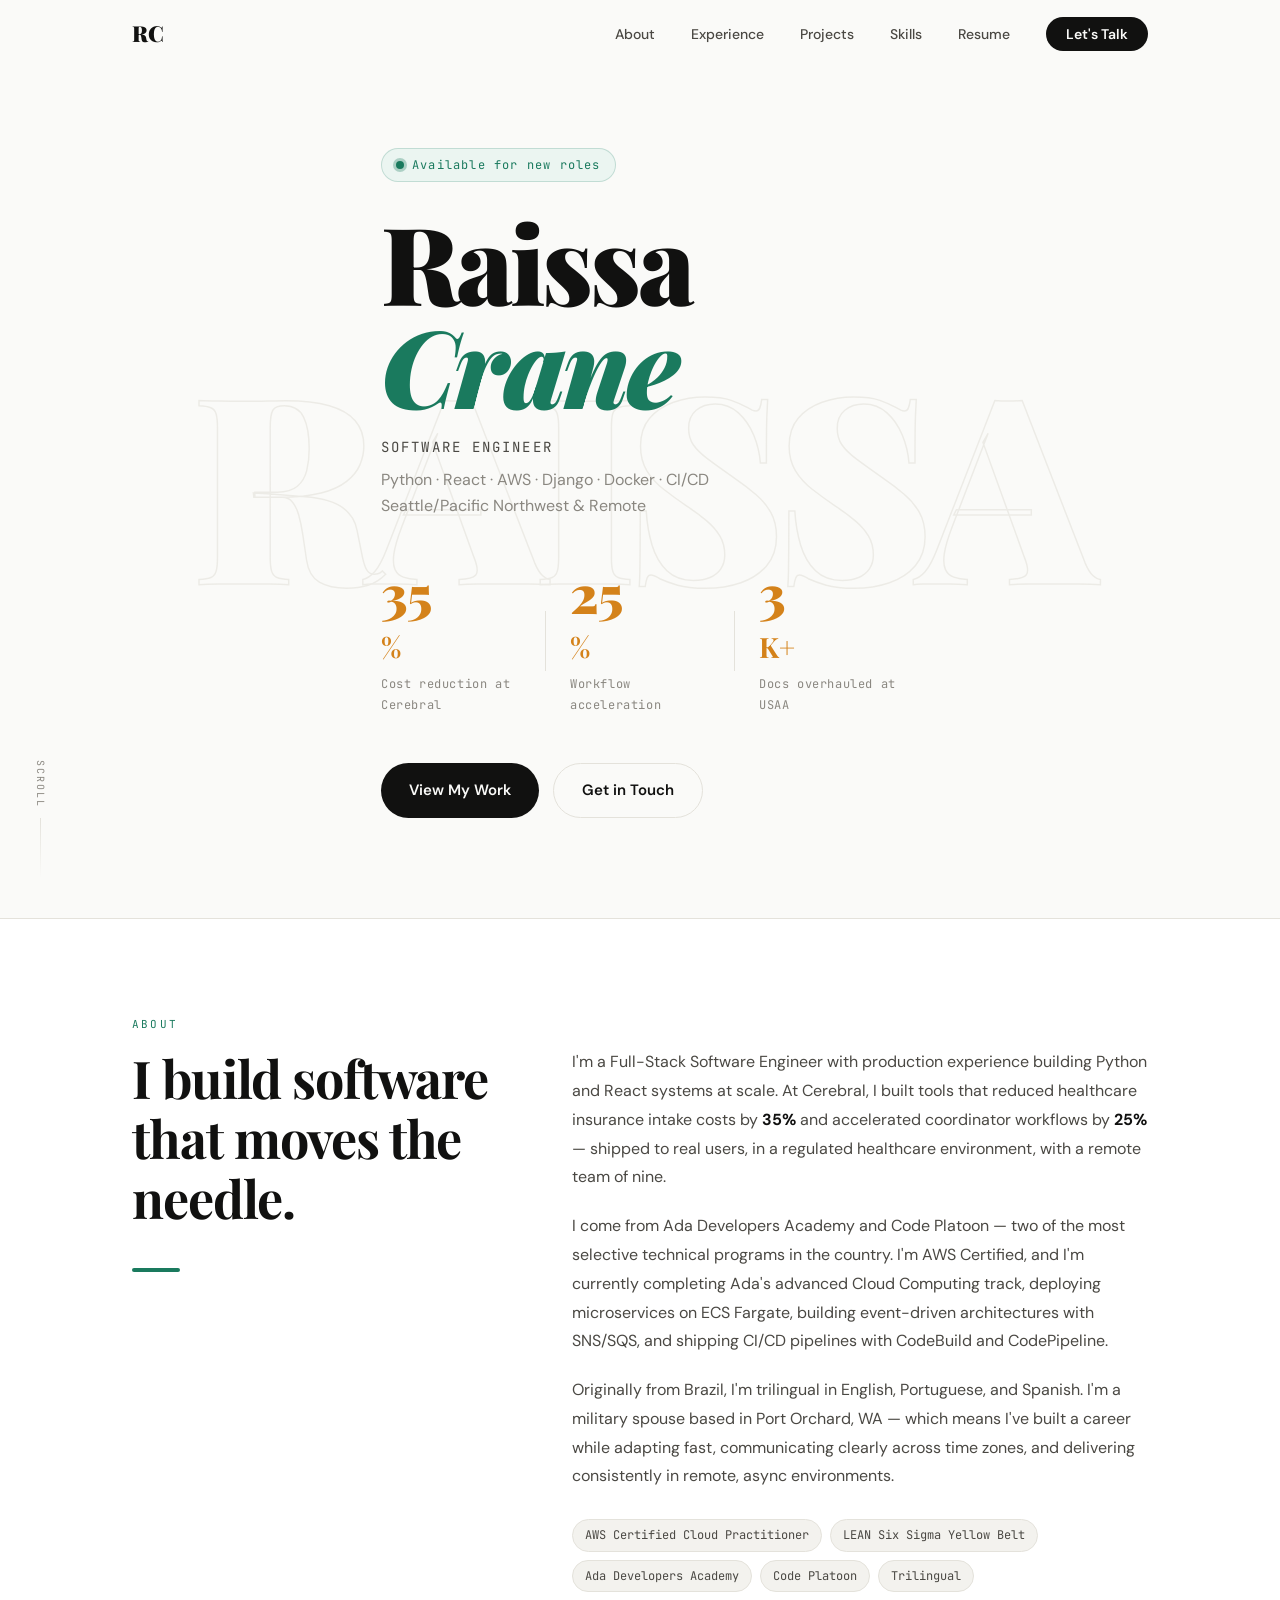
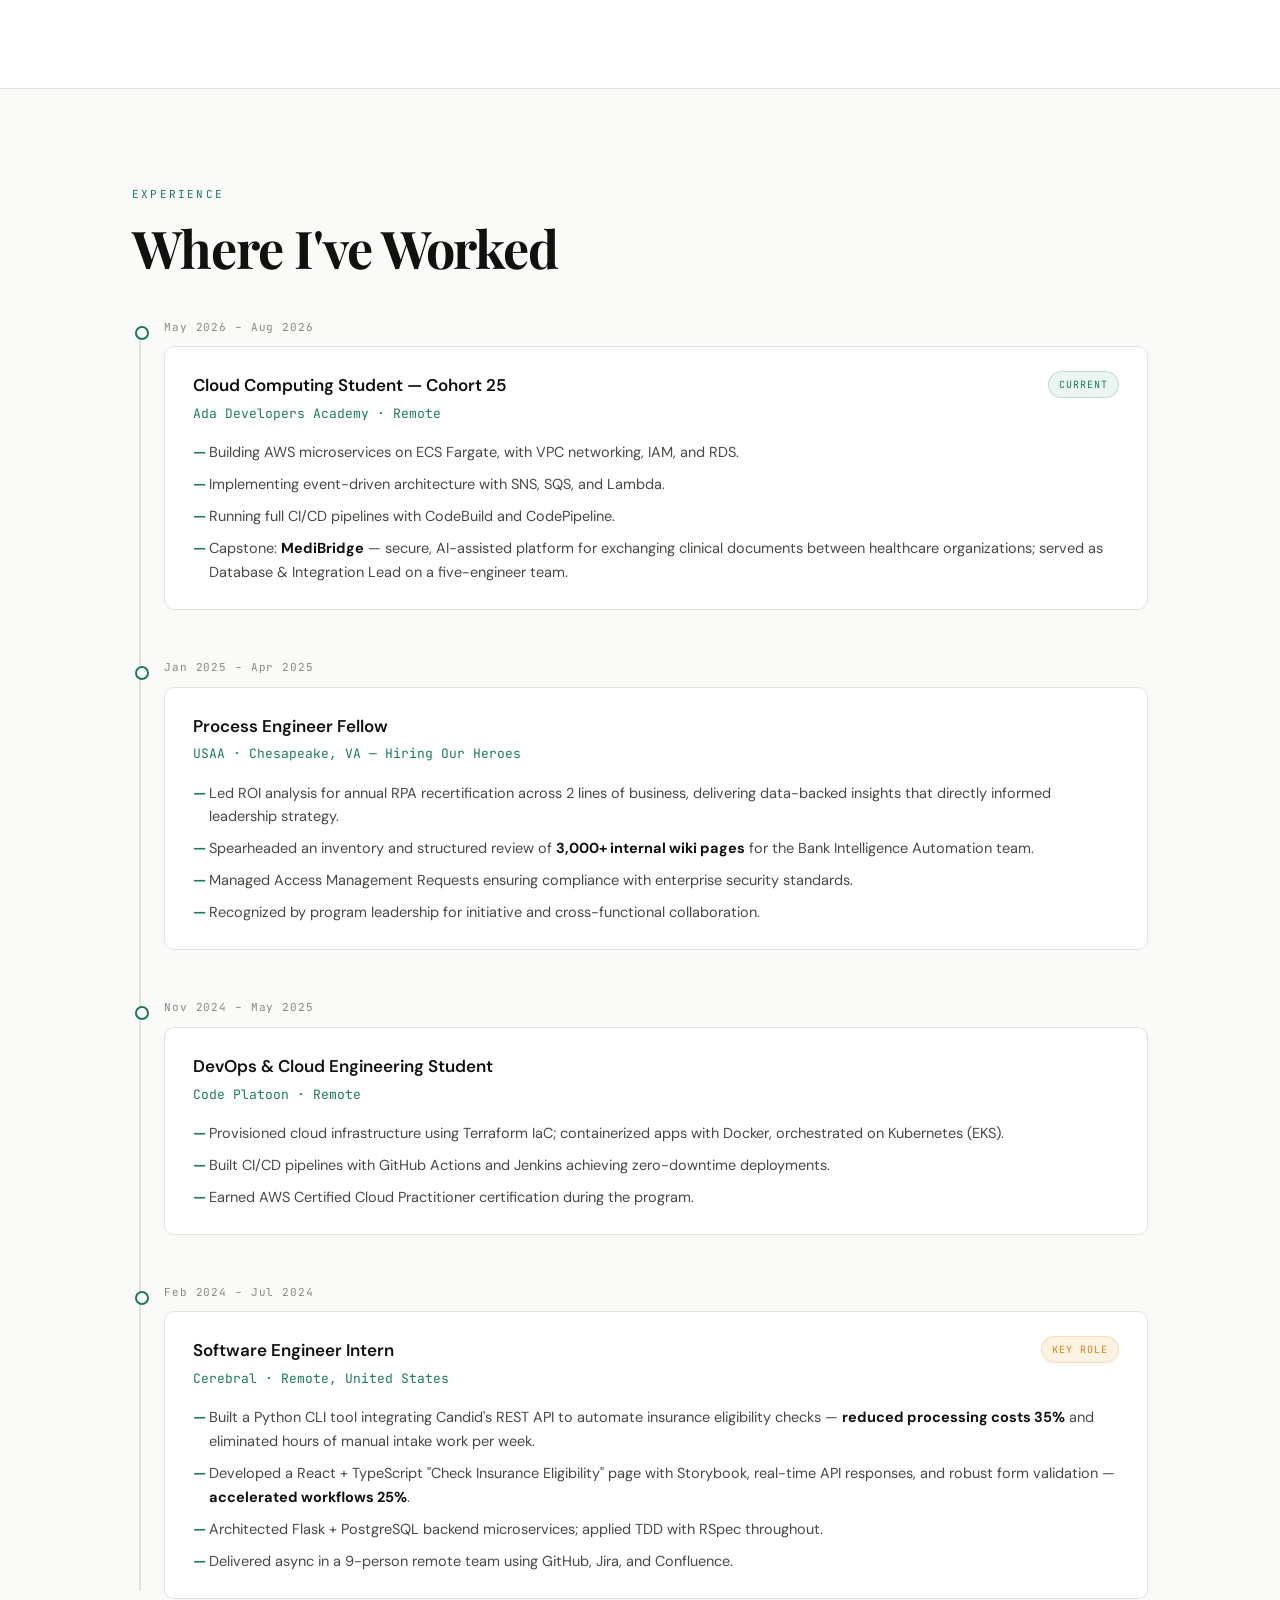
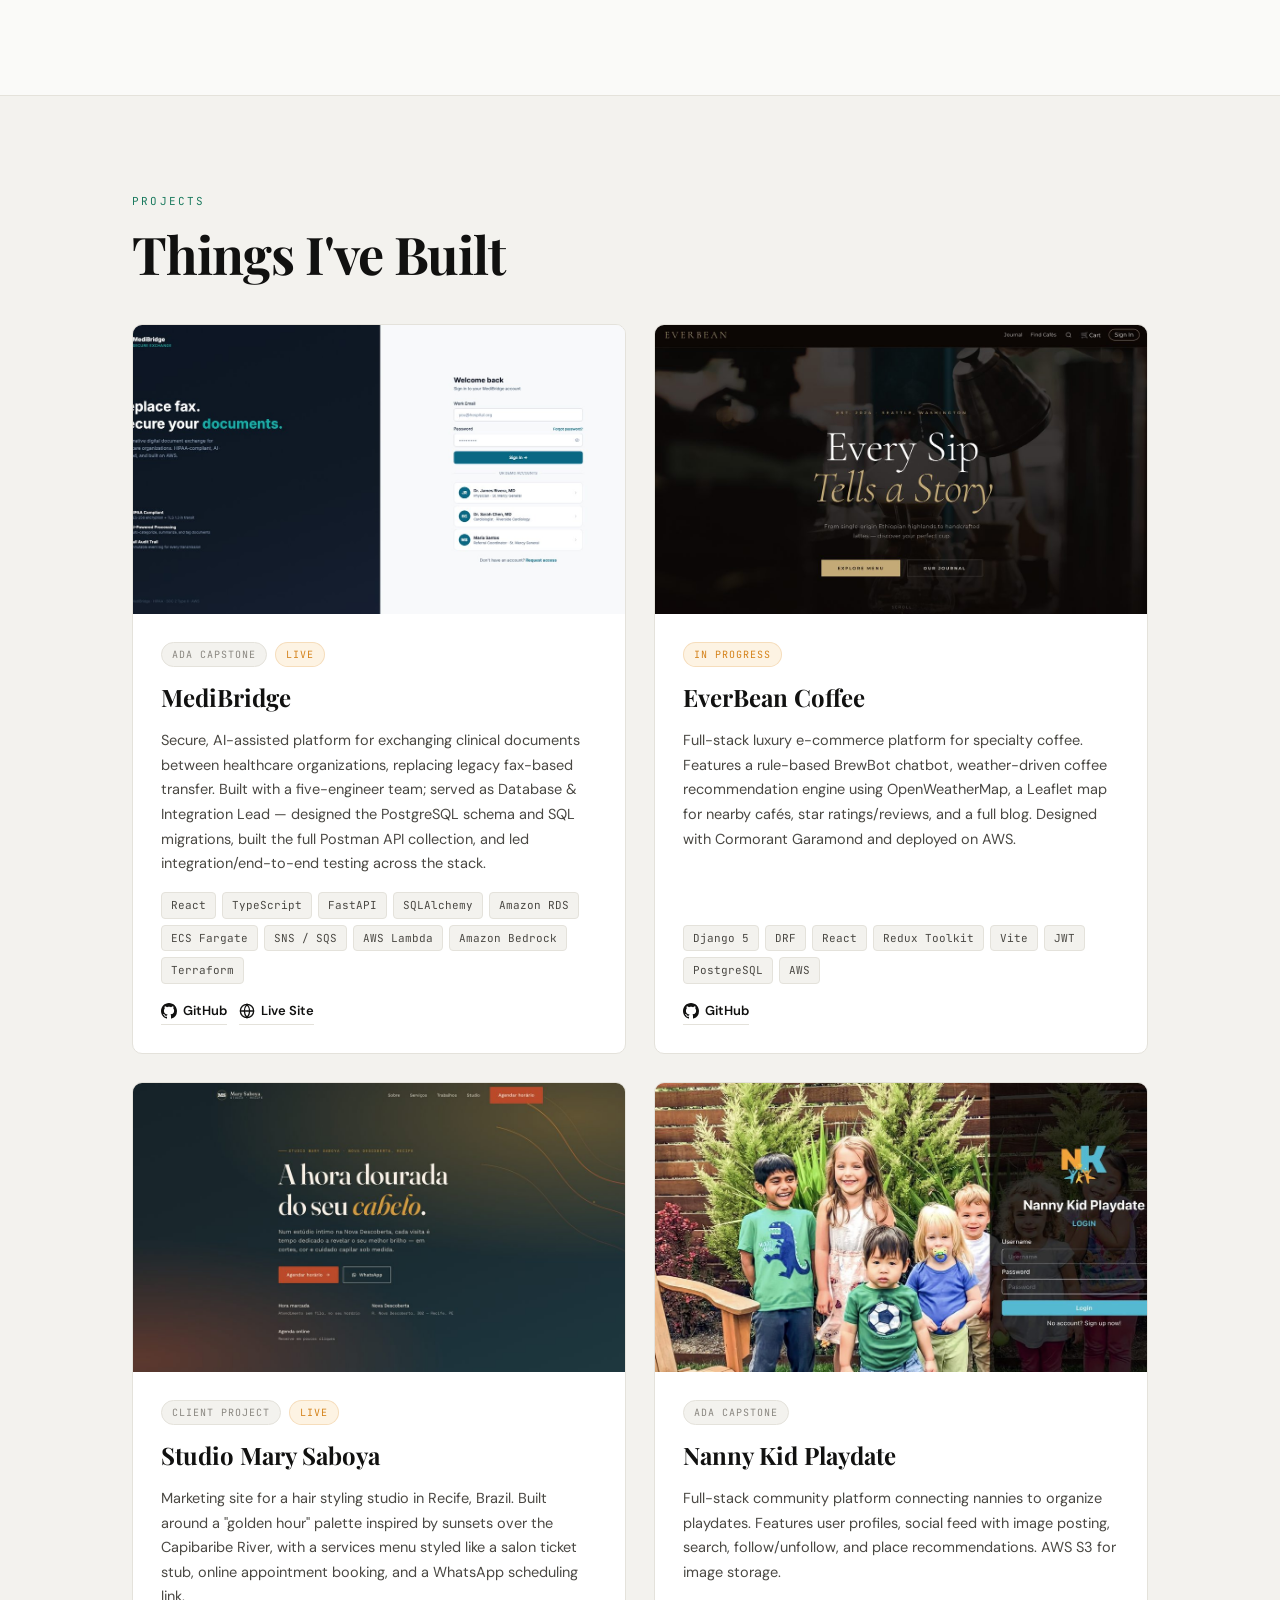
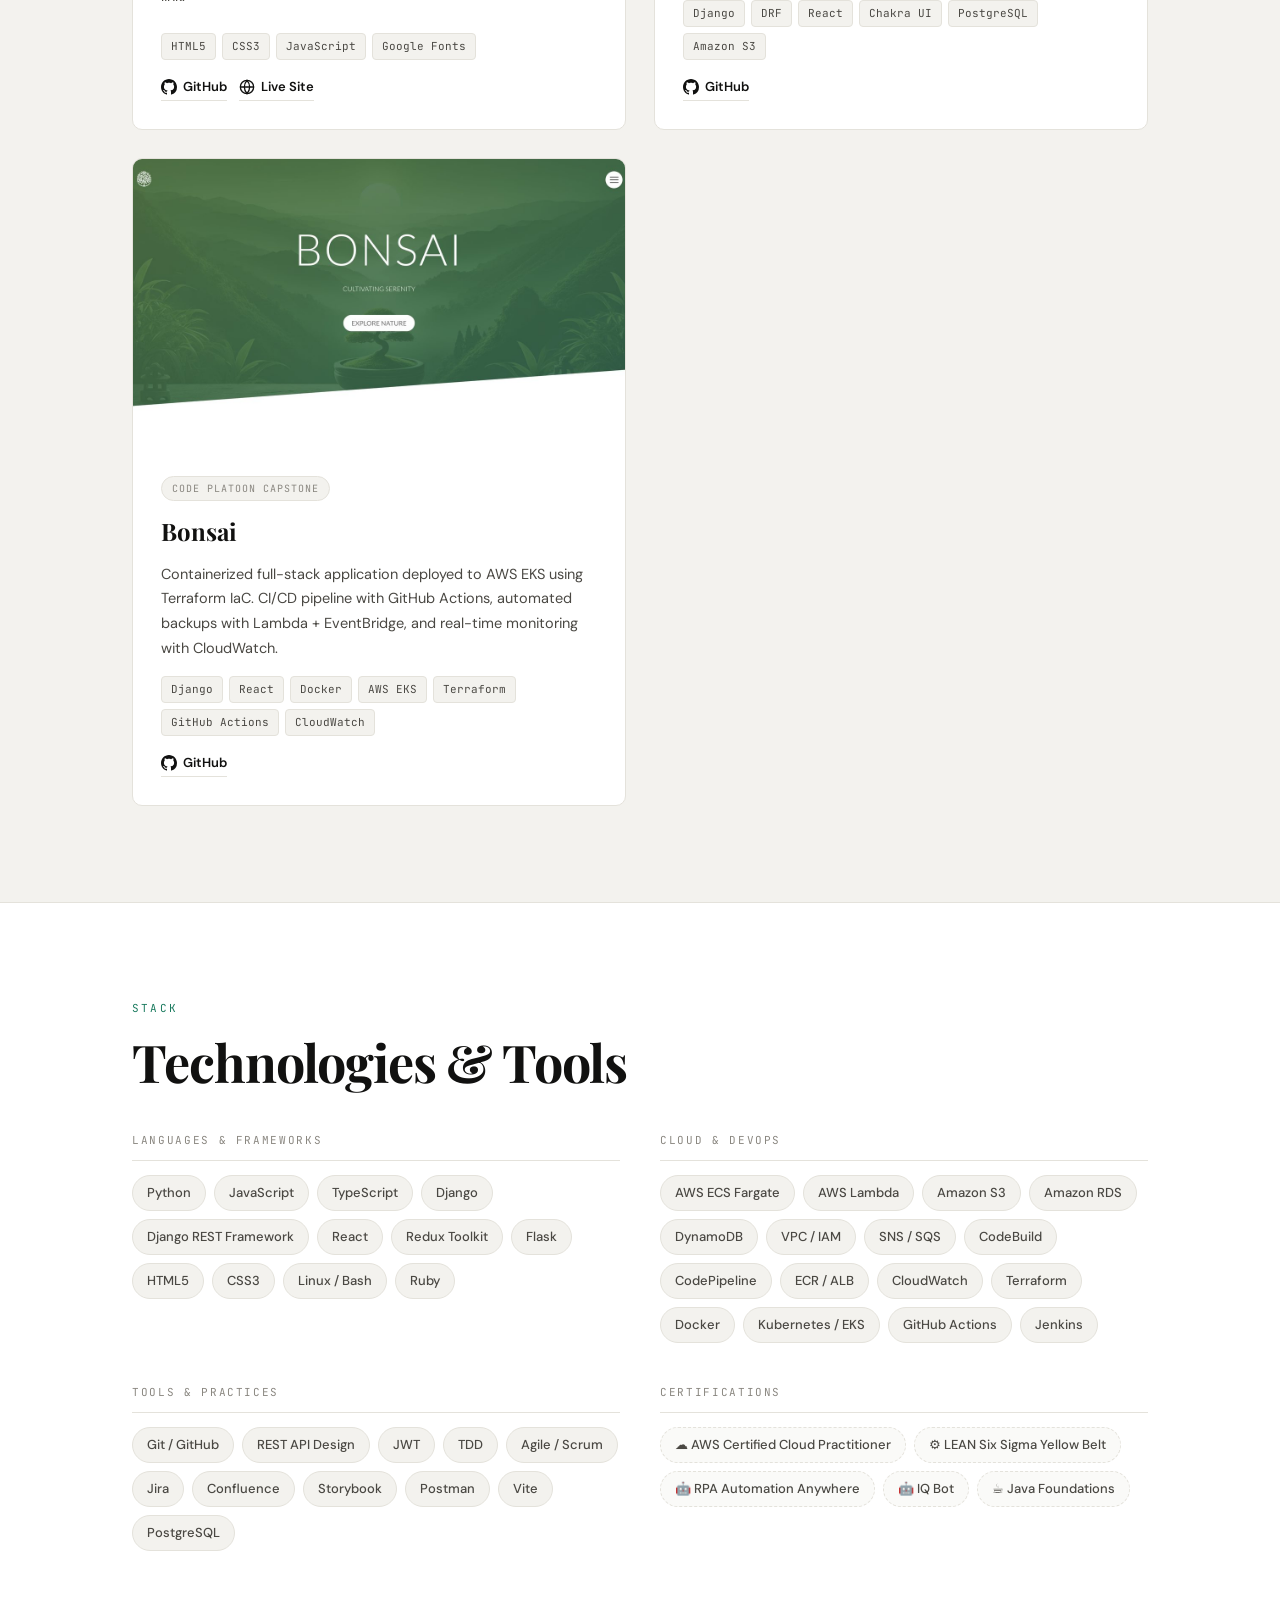
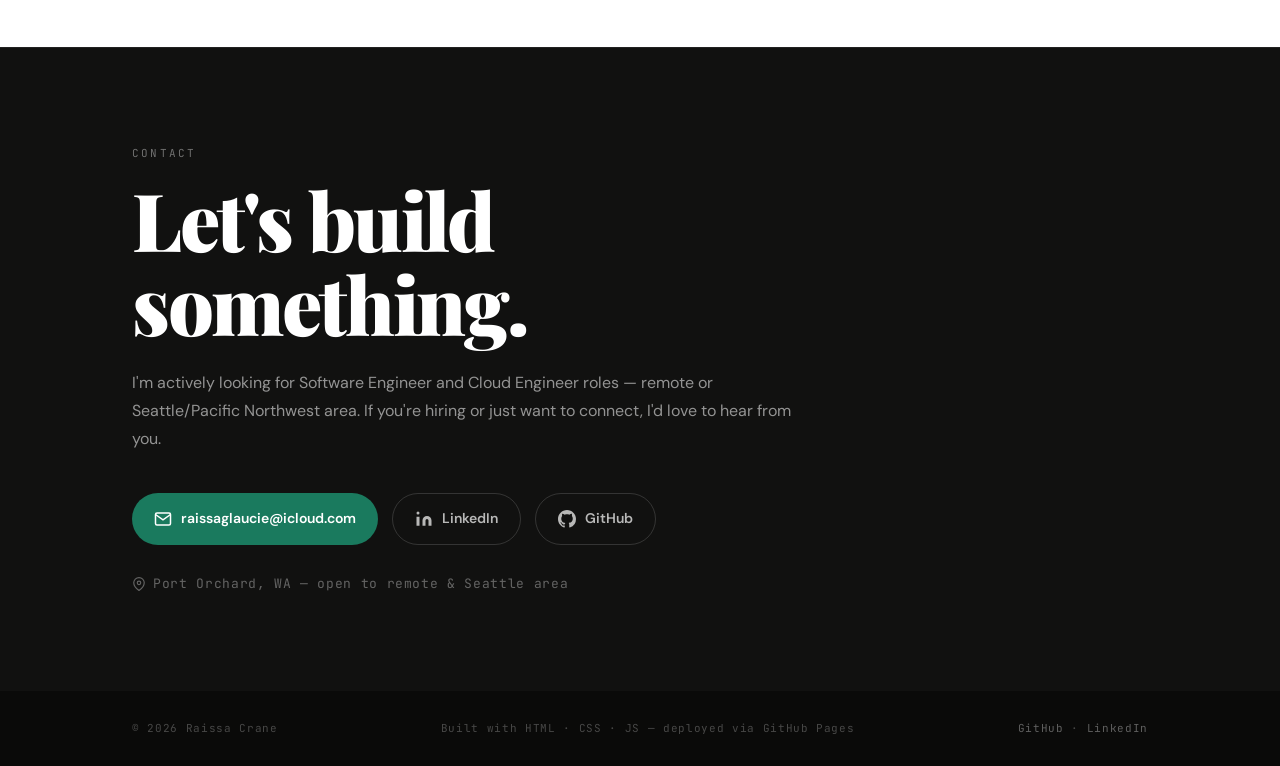
<file: index.html>
<!DOCTYPE html>
<html lang="en">
<head>
  <meta charset="UTF-8" />
  <meta name="viewport" content="width=device-width, initial-scale=1.0" />
  <meta name="description" content="Raissa Crane — Software Engineer. Python, React, AWS. Production experience reducing healthcare costs 35%. Open to work — Seattle/Pacific Northwest & Remote." />
  <meta name="keywords" content="Software Engineer, Python, React, AWS, Django, Full-Stack, Cloud Engineer, Portfolio" />
  <meta property="og:title" content="Raissa Crane — Software Engineer" />
  <meta property="og:description" content="Production-proven engineer. Python · React · AWS · Django. Reduced healthcare intake costs 35%." />
  <meta property="og:type" content="website" />
  <title>Raissa Crane — Software Engineer</title>
  <link rel="preconnect" href="https://fonts.googleapis.com" />
  <link rel="preconnect" href="https://fonts.gstatic.com" crossorigin />
  <link href="https://fonts.googleapis.com/css2?family=Playfair+Display:wght@700;900&family=DM+Sans:wght@300;400;500;600&family=JetBrains+Mono:wght@400;600&display=swap" rel="stylesheet" />
  <link rel="stylesheet" href="style.css" />
</head>
<body>

  <!-- ══ NAV ══ -->
  <nav class="nav" id="nav">
    <div class="nav-inner">
      <a href="#" class="nav-logo">RC</a>
      <ul class="nav-links">
        <li><a href="#about">About</a></li>
        <li><a href="#work">Experience</a></li>
        <li><a href="#projects">Projects</a></li>
        <li><a href="#skills">Skills</a></li>
        <li><a href="resume.html">Resume</a></li>
        <li><a href="#contact" class="nav-cta">Let's Talk</a></li>
      </ul>
      <button class="nav-toggle" aria-label="Toggle menu" id="navToggle">
        <span></span><span></span><span></span>
      </button>
    </div>
    <div class="nav-mobile" id="navMobile">
      <a href="#about">About</a>
      <a href="#work">Experience</a>
      <a href="#projects">Projects</a>
      <a href="#skills">Skills</a>
      <a href="resume.html">Resume</a>
      <a href="#contact">Let's Talk</a>
    </div>
  </nav>

  <!-- ══ HERO ══ -->
  <section class="hero" id="home">
    <div class="hero-bg-text" aria-hidden="true">RAISSA</div>
    <div class="hero-inner">
      <div class="hero-available">
        <span class="pulse"></span>
        Available for new roles
      </div>
      <h1 class="hero-name">Raissa<br><em>Crane</em></h1>
      <p class="hero-role">Software Engineer</p>
      <p class="hero-sub">
        Python · React · AWS · Django · Docker · CI/CD<br>
        Seattle/Pacific Northwest &amp; Remote
      </p>
      <div class="hero-stats">
        <div class="stat-item">
          <span class="stat-num" data-target="35">0</span><span class="stat-unit">%</span>
          <span class="stat-label">Cost reduction at Cerebral</span>
        </div>
        <div class="stat-divider"></div>
        <div class="stat-item">
          <span class="stat-num" data-target="25">0</span><span class="stat-unit">%</span>
          <span class="stat-label">Workflow acceleration</span>
        </div>
        <div class="stat-divider"></div>
        <div class="stat-item">
          <span class="stat-num" data-target="3">0</span><span class="stat-unit">K+</span>
          <span class="stat-label">Docs overhauled at USAA</span>
        </div>
      </div>
      <div class="hero-actions">
        <a href="#projects" class="btn btn-primary">View My Work</a>
        <a href="#contact" class="btn btn-ghost">Get in Touch</a>
      </div>
    </div>
    <div class="hero-scroll" aria-hidden="true">
      <span>scroll</span>
      <div class="scroll-line"></div>
    </div>
  </section>

  <!-- ══ ABOUT ══ -->
  <section class="about section-pad" id="about">
    <div class="container">
      <div class="section-eyebrow">About</div>
      <div class="about-grid">
        <div class="about-left">
          <h2 class="section-heading">I build software<br>that moves the needle.</h2>
          <div class="about-accent-bar"></div>
        </div>
        <div class="about-right">
          <p>
            I'm a Full-Stack Software Engineer with production experience building Python and React systems at scale. At Cerebral, I built tools that reduced healthcare insurance intake costs by <strong>35%</strong> and accelerated coordinator workflows by <strong>25%</strong> — shipped to real users, in a regulated healthcare environment, with a remote team of nine.
          </p>
          <p>
            I come from Ada Developers Academy and Code Platoon — two of the most selective technical programs in the country. I'm AWS Certified, and I'm currently completing Ada's advanced Cloud Computing track, deploying microservices on ECS Fargate, building event-driven architectures with SNS/SQS, and shipping CI/CD pipelines with CodeBuild and CodePipeline.
          </p>
          <p>
            Originally from Brazil, I'm trilingual in English, Portuguese, and Spanish. I'm a military spouse based in Port Orchard, WA — which means I've built a career while adapting fast, communicating clearly across time zones, and delivering consistently in remote, async environments.
          </p>
          <div class="about-tags">
            <span>AWS Certified Cloud Practitioner</span>
            <span>LEAN Six Sigma Yellow Belt</span>
            <span>Ada Developers Academy</span>
            <span>Code Platoon</span>
            <span>Trilingual</span>
          </div>
        </div>
      </div>
    </div>
  </section>

  <!-- ══ EXPERIENCE ══ -->
  <section class="work section-pad" id="work">
    <div class="container">
      <div class="section-eyebrow">Experience</div>
      <h2 class="section-heading">Where I've Worked</h2>

      <div class="timeline">

        <div class="tl-item reveal">
          <div class="tl-dot"></div>
          <div class="tl-date">May 2026 – Aug 2026</div>
          <div class="tl-card">
            <div class="tl-header">
              <div>
                <div class="tl-title">Cloud Computing Student — Cohort 25</div>
                <div class="tl-company">Ada Developers Academy · Remote</div>
              </div>
              <span class="tl-badge current">Current</span>
            </div>
            <ul class="tl-bullets">
              <li>Building AWS microservices on ECS Fargate, with VPC networking, IAM, and RDS.</li>
              <li>Implementing event-driven architecture with SNS, SQS, and Lambda.</li>
              <li>Running full CI/CD pipelines with CodeBuild and CodePipeline.</li>
              <li>Capstone: <strong>MediBridge</strong> — secure, AI-assisted platform for exchanging clinical documents between healthcare organizations; served as Database &amp; Integration Lead on a five-engineer team.</li>
            </ul>
          </div>
        </div>

        <div class="tl-item reveal">
          <div class="tl-dot"></div>
          <div class="tl-date">Jan 2025 – Apr 2025</div>
          <div class="tl-card">
            <div class="tl-header">
              <div>
                <div class="tl-title">Process Engineer Fellow</div>
                <div class="tl-company">USAA · Chesapeake, VA — Hiring Our Heroes</div>
              </div>
            </div>
            <ul class="tl-bullets">
              <li>Led ROI analysis for annual RPA recertification across 2 lines of business, delivering data-backed insights that directly informed leadership strategy.</li>
              <li>Spearheaded an inventory and structured review of <strong>3,000+ internal wiki pages</strong> for the Bank Intelligence Automation team.</li>
              <li>Managed Access Management Requests ensuring compliance with enterprise security standards.</li>
              <li>Recognized by program leadership for initiative and cross-functional collaboration.</li>
            </ul>
          </div>
        </div>

        <div class="tl-item reveal">
          <div class="tl-dot"></div>
          <div class="tl-date">Nov 2024 – May 2025</div>
          <div class="tl-card">
            <div class="tl-header">
              <div>
                <div class="tl-title">DevOps &amp; Cloud Engineering Student</div>
                <div class="tl-company">Code Platoon · Remote</div>
              </div>
            </div>
            <ul class="tl-bullets">
              <li>Provisioned cloud infrastructure using Terraform IaC; containerized apps with Docker, orchestrated on Kubernetes (EKS).</li>
              <li>Built CI/CD pipelines with GitHub Actions and Jenkins achieving zero-downtime deployments.</li>
              <li>Earned AWS Certified Cloud Practitioner certification during the program.</li>
            </ul>
          </div>
        </div>

        <div class="tl-item reveal">
          <div class="tl-dot"></div>
          <div class="tl-date">Feb 2024 – Jul 2024</div>
          <div class="tl-card">
            <div class="tl-header">
              <div>
                <div class="tl-title">Software Engineer Intern</div>
                <div class="tl-company">Cerebral · Remote, United States</div>
              </div>
              <span class="tl-badge highlight">Key Role</span>
            </div>
            <ul class="tl-bullets">
              <li>Built a Python CLI tool integrating Candid's REST API to automate insurance eligibility checks — <strong>reduced processing costs 35%</strong> and eliminated hours of manual intake work per week.</li>
              <li>Developed a React + TypeScript "Check Insurance Eligibility" page with Storybook, real-time API responses, and robust form validation — <strong>accelerated workflows 25%</strong>.</li>
              <li>Architected Flask + PostgreSQL backend microservices; applied TDD with RSpec throughout.</li>
              <li>Delivered async in a 9-person remote team using GitHub, Jira, and Confluence.</li>
            </ul>
          </div>
        </div>

      </div>
    </div>
  </section>

  <!-- ══ PROJECTS ══ -->
  <section class="projects section-pad" id="projects">
    <div class="container">
      <div class="section-eyebrow">Projects</div>
      <h2 class="section-heading">Things I've Built</h2>
      <div class="projects-grid">

        <div class="project-card reveal">
          <div class="project-media">
            <div class="project-slider">
              <div class="slide"><img src="assets/images/projects/medibridge.jpg" alt="MediBridge — secure sign in screen" loading="lazy"></div>
            </div>
            <button class="slide-prev" aria-label="Previous image">‹</button>
            <button class="slide-next" aria-label="Next image">›</button>
            <div class="slide-dots"></div>
          </div>
          <div class="project-body">
            <div class="project-tag-row">
              <span class="project-tag tag-capstone">Ada Capstone</span>
              <span class="project-tag tag-live">Live</span>
            </div>
            <h3 class="project-title">MediBridge</h3>
            <p class="project-desc">
              Secure, AI-assisted platform for exchanging clinical documents between healthcare organizations, replacing legacy fax-based transfer. Built with a five-engineer team; served as Database &amp; Integration Lead — designed the PostgreSQL schema and SQL migrations, built the full Postman API collection, and led integration/end-to-end testing across the stack.
            </p>
            <div class="project-stack">
              <span>React</span><span>TypeScript</span><span>FastAPI</span><span>SQLAlchemy</span>
              <span>Amazon RDS</span><span>ECS Fargate</span><span>SNS / SQS</span><span>AWS Lambda</span>
              <span>Amazon Bedrock</span><span>Terraform</span>
            </div>
            <div class="project-links">
              <a href="https://github.com/MediBridge-App/MediBridge" target="_blank" rel="noopener" class="project-link">
                <svg width="16" height="16" viewBox="0 0 24 24" fill="currentColor"><path d="M12 0C5.37 0 0 5.37 0 12c0 5.31 3.435 9.795 8.205 11.385.6.105.825-.255.825-.57 0-.285-.015-1.23-.015-2.235-3.015.555-3.795-.735-4.035-1.41-.135-.345-.72-1.41-1.23-1.695-.42-.225-1.02-.78-.015-.795.945-.015 1.62.87 1.845 1.23 1.08 1.815 2.805 1.305 3.495.99.105-.78.42-1.305.765-1.605-2.67-.3-5.46-1.335-5.46-5.925 0-1.305.465-2.385 1.23-3.225-.12-.3-.54-1.53.12-3.18 0 0 1.005-.315 3.3 1.23.96-.27 1.98-.405 3-.405s2.04.135 3 .405c2.295-1.56 3.3-1.23 3.3-1.23.66 1.65.24 2.88.12 3.18.765.84 1.23 1.905 1.23 3.225 0 4.605-2.805 5.625-5.475 5.925.435.375.81 1.095.81 2.22 0 1.605-.015 2.895-.015 3.3 0 .315.225.69.825.57A12.02 12.02 0 0 0 24 12c0-6.63-5.37-12-12-12z"/></svg>
                GitHub
              </a>
              <a href="https://app.medibridge.click/login" target="_blank" rel="noopener" class="project-link">
                <svg width="16" height="16" viewBox="0 0 24 24" fill="none" stroke="currentColor" stroke-width="2"><circle cx="12" cy="12" r="10"/><line x1="2" y1="12" x2="22" y2="12"/><path d="M12 2a15.3 15.3 0 0 1 4 10 15.3 15.3 0 0 1-4 10 15.3 15.3 0 0 1-4-10 15.3 15.3 0 0 1 4-10z"/></svg>
                Live Site
              </a>
            </div>
          </div>
        </div>

        <div class="project-card reveal">
          <div class="project-media">
            <div class="project-slider">
              <div class="slide"><img src="assets/images/projects/everbean.jpg" alt="EverBean Coffee — homepage hero" loading="lazy"></div>
            </div>
            <button class="slide-prev" aria-label="Previous image">‹</button>
            <button class="slide-next" aria-label="Next image">›</button>
            <div class="slide-dots"></div>
          </div>
          <div class="project-body">
            <div class="project-tag-row">
              <span class="project-tag tag-live">In Progress</span>
            </div>
            <h3 class="project-title">EverBean Coffee</h3>
            <p class="project-desc">
              Full-stack luxury e-commerce platform for specialty coffee. Features a rule-based BrewBot chatbot, weather-driven coffee recommendation engine using OpenWeatherMap, a Leaflet map for nearby cafés, star ratings/reviews, and a full blog. Designed with Cormorant Garamond and deployed on AWS.
            </p>
            <div class="project-stack">
              <span>Django 5</span><span>DRF</span><span>React</span><span>Redux Toolkit</span>
              <span>Vite</span><span>JWT</span><span>PostgreSQL</span><span>AWS</span>
            </div>
            <div class="project-links">
              <a href="https://github.com/raissaglaucie/everbean-coffee" target="_blank" rel="noopener" class="project-link">
                <svg width="16" height="16" viewBox="0 0 24 24" fill="currentColor"><path d="M12 0C5.37 0 0 5.37 0 12c0 5.31 3.435 9.795 8.205 11.385.6.105.825-.255.825-.57 0-.285-.015-1.23-.015-2.235-3.015.555-3.795-.735-4.035-1.41-.135-.345-.72-1.41-1.23-1.695-.42-.225-1.02-.78-.015-.795.945-.015 1.62.87 1.845 1.23 1.08 1.815 2.805 1.305 3.495.99.105-.78.42-1.305.765-1.605-2.67-.3-5.46-1.335-5.46-5.925 0-1.305.465-2.385 1.23-3.225-.12-.3-.54-1.53.12-3.18 0 0 1.005-.315 3.3 1.23.96-.27 1.98-.405 3-.405s2.04.135 3 .405c2.295-1.56 3.3-1.23 3.3-1.23.66 1.65.24 2.88.12 3.18.765.84 1.23 1.905 1.23 3.225 0 4.605-2.805 5.625-5.475 5.925.435.375.81 1.095.81 2.22 0 1.605-.015 2.895-.015 3.3 0 .315.225.69.825.57A12.02 12.02 0 0 0 24 12c0-6.63-5.37-12-12-12z"/></svg>
                GitHub
              </a>
            </div>
          </div>
        </div>

        <div class="project-card reveal">
          <div class="project-media">
            <div class="project-slider">
              <div class="slide"><img src="assets/images/projects/studio-mary-saboya.jpg" alt="Studio Mary Saboya — homepage hero" loading="lazy"></div>
            </div>
            <button class="slide-prev" aria-label="Previous image">‹</button>
            <button class="slide-next" aria-label="Next image">›</button>
            <div class="slide-dots"></div>
          </div>
          <div class="project-body">
            <div class="project-tag-row">
              <span class="project-tag tag-capstone">Client Project</span>
              <span class="project-tag tag-live">Live</span>
            </div>
            <h3 class="project-title">Studio Mary Saboya</h3>
            <p class="project-desc">
              Marketing site for a hair styling studio in Recife, Brazil. Built around a "golden hour" palette inspired by sunsets over the Capibaribe River, with a services menu styled like a salon ticket stub, online appointment booking, and a WhatsApp scheduling link.
            </p>
            <div class="project-stack">
              <span>HTML5</span><span>CSS3</span><span>JavaScript</span><span>Google Fonts</span>
            </div>
            <div class="project-links">
              <a href="https://github.com/raissaglaucie/studio-mary-saboya" target="_blank" rel="noopener" class="project-link">
                <svg width="16" height="16" viewBox="0 0 24 24" fill="currentColor"><path d="M12 0C5.37 0 0 5.37 0 12c0 5.31 3.435 9.795 8.205 11.385.6.105.825-.255.825-.57 0-.285-.015-1.23-.015-2.235-3.015.555-3.795-.735-4.035-1.41-.135-.345-.72-1.41-1.23-1.695-.42-.225-1.02-.78-.015-.795.945-.015 1.62.87 1.845 1.23 1.08 1.815 2.805 1.305 3.495.99.105-.78.42-1.305.765-1.605-2.67-.3-5.46-1.335-5.46-5.925 0-1.305.465-2.385 1.23-3.225-.12-.3-.54-1.53.12-3.18 0 0 1.005-.315 3.3 1.23.96-.27 1.98-.405 3-.405s2.04.135 3 .405c2.295-1.56 3.3-1.23 3.3-1.23.66 1.65.24 2.88.12 3.18.765.84 1.23 1.905 1.23 3.225 0 4.605-2.805 5.625-5.475 5.925.435.375.81 1.095.81 2.22 0 1.605-.015 2.895-.015 3.3 0 .315.225.69.825.57A12.02 12.02 0 0 0 24 12c0-6.63-5.37-12-12-12z"/></svg>
                GitHub
              </a>
              <a href="https://studiomarysaboya.com.br/" target="_blank" rel="noopener" class="project-link">
                <svg width="16" height="16" viewBox="0 0 24 24" fill="none" stroke="currentColor" stroke-width="2"><circle cx="12" cy="12" r="10"/><line x1="2" y1="12" x2="22" y2="12"/><path d="M12 2a15.3 15.3 0 0 1 4 10 15.3 15.3 0 0 1-4 10 15.3 15.3 0 0 1-4-10 15.3 15.3 0 0 1 4-10z"/></svg>
                Live Site
              </a>
            </div>
          </div>
        </div>

        <div class="project-card reveal">
          <div class="project-media">
            <div class="project-slider">
              <div class="slide"><img src="assets/images/projects/nanny-kid-playdate.jpg" alt="Nanny Kid Playdate — login screen" loading="lazy"></div>
            </div>
            <button class="slide-prev" aria-label="Previous image">‹</button>
            <button class="slide-next" aria-label="Next image">›</button>
            <div class="slide-dots"></div>
          </div>
          <div class="project-body">
            <div class="project-tag-row">
              <span class="project-tag tag-capstone">Ada Capstone</span>
            </div>
            <h3 class="project-title">Nanny Kid Playdate</h3>
            <p class="project-desc">
              Full-stack community platform connecting nannies to organize playdates. Features user profiles, social feed with image posting, search, follow/unfollow, and place recommendations. AWS S3 for image storage.
            </p>
            <div class="project-stack">
              <span>Django</span><span>DRF</span><span>React</span><span>Chakra UI</span>
              <span>PostgreSQL</span><span>Amazon S3</span>
            </div>
            <div class="project-links">
              <a href="https://github.com/raissaglaucie" target="_blank" rel="noopener" class="project-link">
                <svg width="16" height="16" viewBox="0 0 24 24" fill="currentColor"><path d="M12 0C5.37 0 0 5.37 0 12c0 5.31 3.435 9.795 8.205 11.385.6.105.825-.255.825-.57 0-.285-.015-1.23-.015-2.235-3.015.555-3.795-.735-4.035-1.41-.135-.345-.72-1.41-1.23-1.695-.42-.225-1.02-.78-.015-.795.945-.015 1.62.87 1.845 1.23 1.08 1.815 2.805 1.305 3.495.99.105-.78.42-1.305.765-1.605-2.67-.3-5.46-1.335-5.46-5.925 0-1.305.465-2.385 1.23-3.225-.12-.3-.54-1.53.12-3.18 0 0 1.005-.315 3.3 1.23.96-.27 1.98-.405 3-.405s2.04.135 3 .405c2.295-1.56 3.3-1.23 3.3-1.23.66 1.65.24 2.88.12 3.18.765.84 1.23 1.905 1.23 3.225 0 4.605-2.805 5.625-5.475 5.925.435.375.81 1.095.81 2.22 0 1.605-.015 2.895-.015 3.3 0 .315.225.69.825.57A12.02 12.02 0 0 0 24 12c0-6.63-5.37-12-12-12z"/></svg>
                GitHub
              </a>
            </div>
          </div>
        </div>

        <div class="project-card reveal">
          <div class="project-media">
            <div class="project-slider">
              <div class="slide"><img src="assets/images/projects/bonsai.jpg" alt="Bonsai — homepage hero" loading="lazy"></div>
            </div>
            <button class="slide-prev" aria-label="Previous image">‹</button>
            <button class="slide-next" aria-label="Next image">›</button>
            <div class="slide-dots"></div>
          </div>
          <div class="project-body">
            <div class="project-tag-row">
              <span class="project-tag tag-capstone">Code Platoon Capstone</span>
            </div>
            <h3 class="project-title">Bonsai</h3>
            <p class="project-desc">
              Containerized full-stack application deployed to AWS EKS using Terraform IaC. CI/CD pipeline with GitHub Actions, automated backups with Lambda + EventBridge, and real-time monitoring with CloudWatch.
            </p>
            <div class="project-stack">
              <span>Django</span><span>React</span><span>Docker</span><span>AWS EKS</span>
              <span>Terraform</span><span>GitHub Actions</span><span>CloudWatch</span>
            </div>
            <div class="project-links">
              <a href="https://github.com/raissaglaucie" target="_blank" rel="noopener" class="project-link">
                <svg width="16" height="16" viewBox="0 0 24 24" fill="currentColor"><path d="M12 0C5.37 0 0 5.37 0 12c0 5.31 3.435 9.795 8.205 11.385.6.105.825-.255.825-.57 0-.285-.015-1.23-.015-2.235-3.015.555-3.795-.735-4.035-1.41-.135-.345-.72-1.41-1.23-1.695-.42-.225-1.02-.78-.015-.795.945-.015 1.62.87 1.845 1.23 1.08 1.815 2.805 1.305 3.495.99.105-.78.42-1.305.765-1.605-2.67-.3-5.46-1.335-5.46-5.925 0-1.305.465-2.385 1.23-3.225-.12-.3-.54-1.53.12-3.18 0 0 1.005-.315 3.3 1.23.96-.27 1.98-.405 3-.405s2.04.135 3 .405c2.295-1.56 3.3-1.23 3.3-1.23.66 1.65.24 2.88.12 3.18.765.84 1.23 1.905 1.23 3.225 0 4.605-2.805 5.625-5.475 5.925.435.375.81 1.095.81 2.22 0 1.605-.015 2.895-.015 3.3 0 .315.225.69.825.57A12.02 12.02 0 0 0 24 12c0-6.63-5.37-12-12-12z"/></svg>
                GitHub
              </a>
            </div>
          </div>
        </div>

      </div>
    </div>
  </section>

  <!-- ══ SKILLS ══ -->
  <section class="skills section-pad" id="skills">
    <div class="container">
      <div class="section-eyebrow">Stack</div>
      <h2 class="section-heading">Technologies &amp; Tools</h2>
      <div class="skills-grid">
        <div class="skill-group reveal">
          <div class="skill-group-label">Languages &amp; Frameworks</div>
          <div class="skill-pills">
            <span>Python</span><span>JavaScript</span><span>TypeScript</span>
            <span>Django</span><span>Django REST Framework</span><span>React</span>
            <span>Redux Toolkit</span><span>Flask</span><span>HTML5</span>
            <span>CSS3</span><span>Linux / Bash</span><span>Ruby</span>
          </div>
        </div>
        <div class="skill-group reveal">
          <div class="skill-group-label">Cloud &amp; DevOps</div>
          <div class="skill-pills">
            <span>AWS ECS Fargate</span><span>AWS Lambda</span><span>Amazon S3</span>
            <span>Amazon RDS</span><span>DynamoDB</span><span>VPC / IAM</span>
            <span>SNS / SQS</span><span>CodeBuild</span><span>CodePipeline</span>
            <span>ECR / ALB</span><span>CloudWatch</span><span>Terraform</span>
            <span>Docker</span><span>Kubernetes / EKS</span><span>GitHub Actions</span>
            <span>Jenkins</span>
          </div>
        </div>
        <div class="skill-group reveal">
          <div class="skill-group-label">Tools &amp; Practices</div>
          <div class="skill-pills">
            <span>Git / GitHub</span><span>REST API Design</span><span>JWT</span>
            <span>TDD</span><span>Agile / Scrum</span><span>Jira</span>
            <span>Confluence</span><span>Storybook</span><span>Postman</span>
            <span>Vite</span><span>PostgreSQL</span>
          </div>
        </div>
        <div class="skill-group reveal">
          <div class="skill-group-label">Certifications</div>
          <div class="skill-pills certs">
            <span class="cert">☁️ AWS Certified Cloud Practitioner</span>
            <span class="cert">⚙️ LEAN Six Sigma Yellow Belt</span>
            <span class="cert">🤖 RPA Automation Anywhere</span>
            <span class="cert">🤖 IQ Bot</span>
            <span class="cert">☕ Java Foundations</span>
          </div>
        </div>
      </div>
    </div>
  </section>

  <!-- ══ CONTACT ══ -->
  <section class="contact section-pad" id="contact">
    <div class="container">
      <div class="contact-inner">
        <div class="section-eyebrow">Contact</div>
        <h2 class="contact-heading">Let's build something.</h2>
        <p class="contact-sub">
          I'm actively looking for Software Engineer and Cloud Engineer roles — remote or Seattle/Pacific Northwest area. If you're hiring or just want to connect, I'd love to hear from you.
        </p>
        <div class="contact-links">
          <a href="mailto:raissaglaucie@icloud.com" class="contact-btn primary">
            <svg width="18" height="18" viewBox="0 0 24 24" fill="none" stroke="currentColor" stroke-width="2"><path d="M4 4h16c1.1 0 2 .9 2 2v12c0 1.1-.9 2-2 2H4c-1.1 0-2-.9-2-2V6c0-1.1.9-2 2-2z"/><polyline points="22,6 12,13 2,6"/></svg>
            raissaglaucie@icloud.com
          </a>
          <a href="https://linkedin.com/in/raissacrane" target="_blank" rel="noopener" class="contact-btn ghost">
            <svg width="18" height="18" viewBox="0 0 24 24" fill="currentColor"><path d="M16 8a6 6 0 0 1 6 6v7h-4v-7a2 2 0 0 0-2-2 2 2 0 0 0-2 2v7h-4v-7a6 6 0 0 1 6-6zM2 9h4v12H2z"/><circle cx="4" cy="4" r="2"/></svg>
            LinkedIn
          </a>
          <a href="https://github.com/raissaglaucie" target="_blank" rel="noopener" class="contact-btn ghost">
            <svg width="18" height="18" viewBox="0 0 24 24" fill="currentColor"><path d="M12 0C5.37 0 0 5.37 0 12c0 5.31 3.435 9.795 8.205 11.385.6.105.825-.255.825-.57 0-.285-.015-1.23-.015-2.235-3.015.555-3.795-.735-4.035-1.41-.135-.345-.72-1.41-1.23-1.695-.42-.225-1.02-.78-.015-.795.945-.015 1.62.87 1.845 1.23 1.08 1.815 2.805 1.305 3.495.99.105-.78.42-1.305.765-1.605-2.67-.3-5.46-1.335-5.46-5.925 0-1.305.465-2.385 1.23-3.225-.12-.3-.54-1.53.12-3.18 0 0 1.005-.315 3.3 1.23.96-.27 1.98-.405 3-.405s2.04.135 3 .405c2.295-1.56 3.3-1.23 3.3-1.23.66 1.65.24 2.88.12 3.18.765.84 1.23 1.905 1.23 3.225 0 4.605-2.805 5.625-5.475 5.925.435.375.81 1.095.81 2.22 0 1.605-.015 2.895-.015 3.3 0 .315.225.69.825.57A12.02 12.02 0 0 0 24 12c0-6.63-5.37-12-12-12z"/></svg>
            GitHub
          </a>
        </div>
        <div class="contact-location">
          <svg width="14" height="14" viewBox="0 0 24 24" fill="none" stroke="currentColor" stroke-width="2"><path d="M21 10c0 7-9 13-9 13s-9-6-9-13a9 9 0 0 1 18 0z"/><circle cx="12" cy="10" r="3"/></svg>
          Port Orchard, WA — open to remote &amp; Seattle area
        </div>
      </div>
    </div>
  </section>

  <!-- ══ FOOTER ══ -->
  <footer class="footer">
    <div class="container footer-inner">
      <span>© 2026 Raissa Crane</span>
      <span>Built with HTML · CSS · JS — deployed via GitHub Pages</span>
      <span>
        <a href="https://github.com/raissaglaucie" target="_blank" rel="noopener">GitHub</a> ·
        <a href="https://linkedin.com/in/raissacrane" target="_blank" rel="noopener">LinkedIn</a>
      </span>
    </div>
  </footer>

  <script src="script.js"></script>
</body>
</html>
</file>
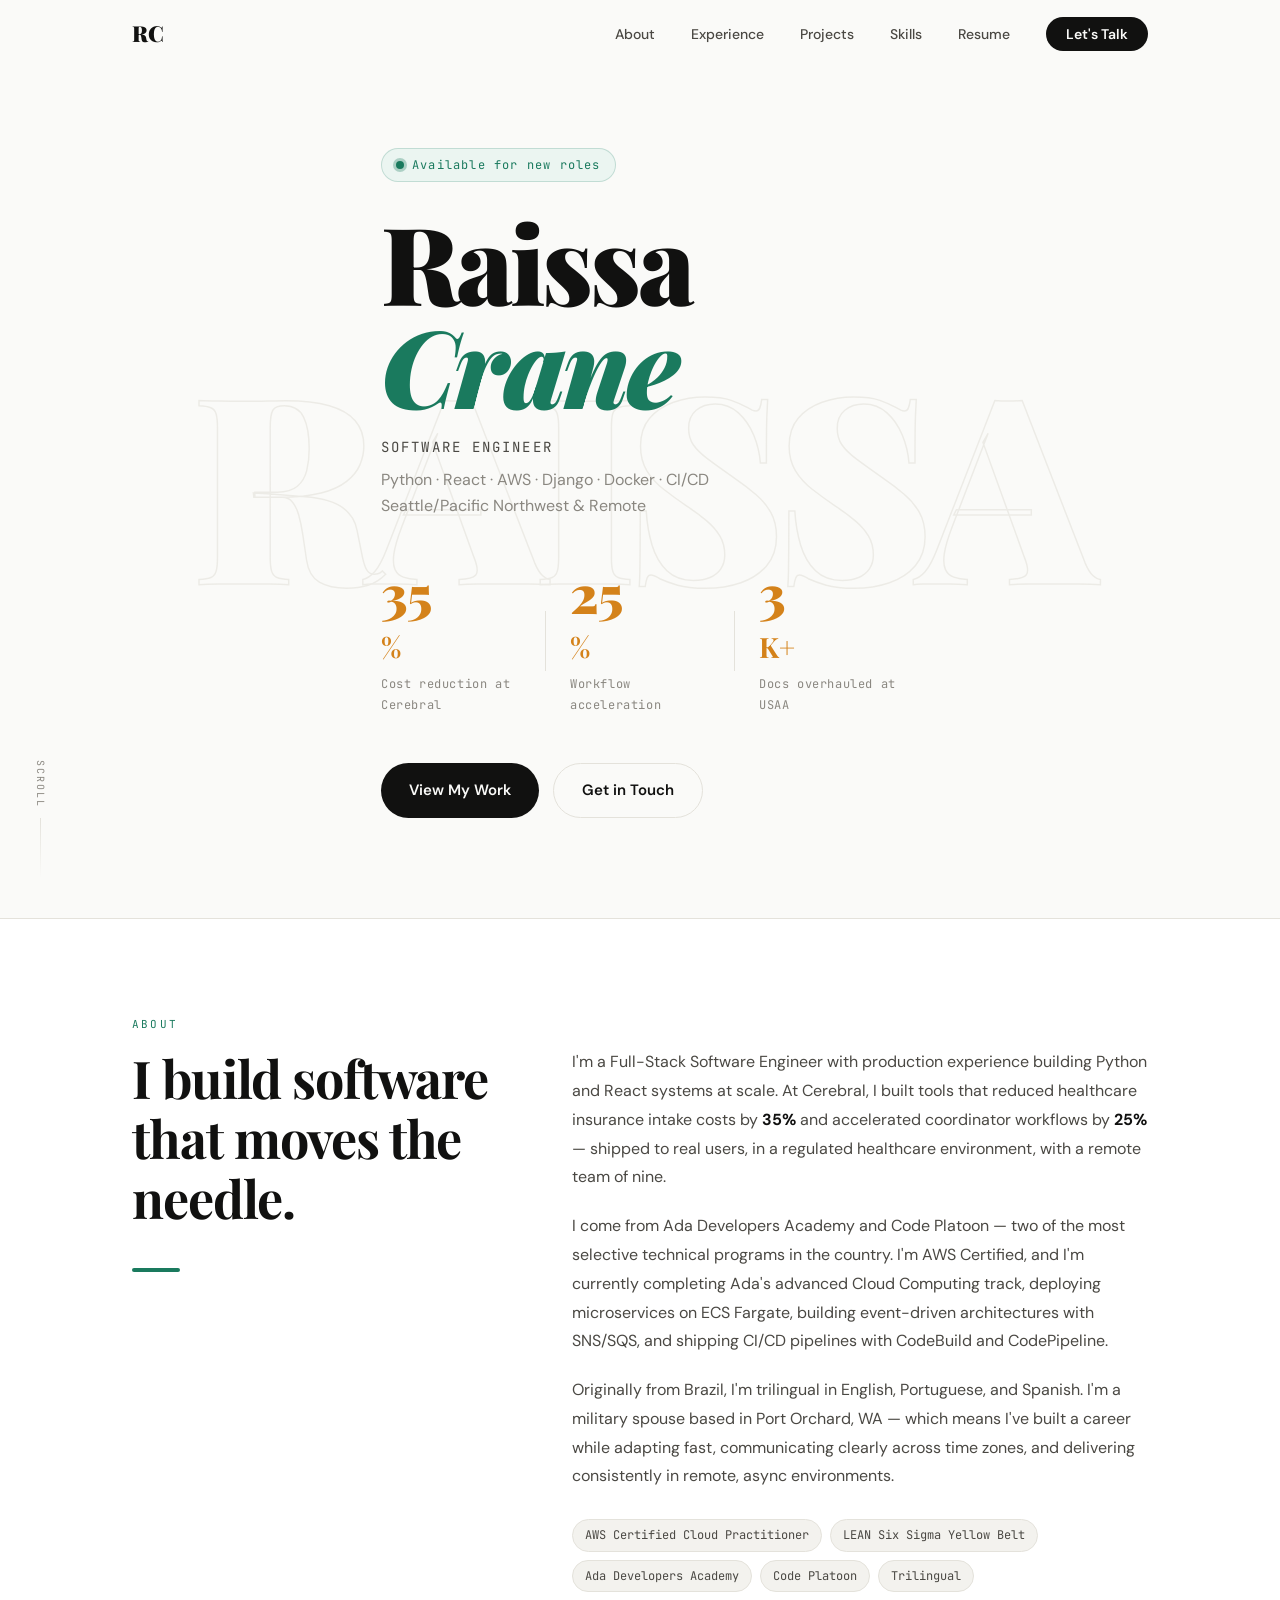
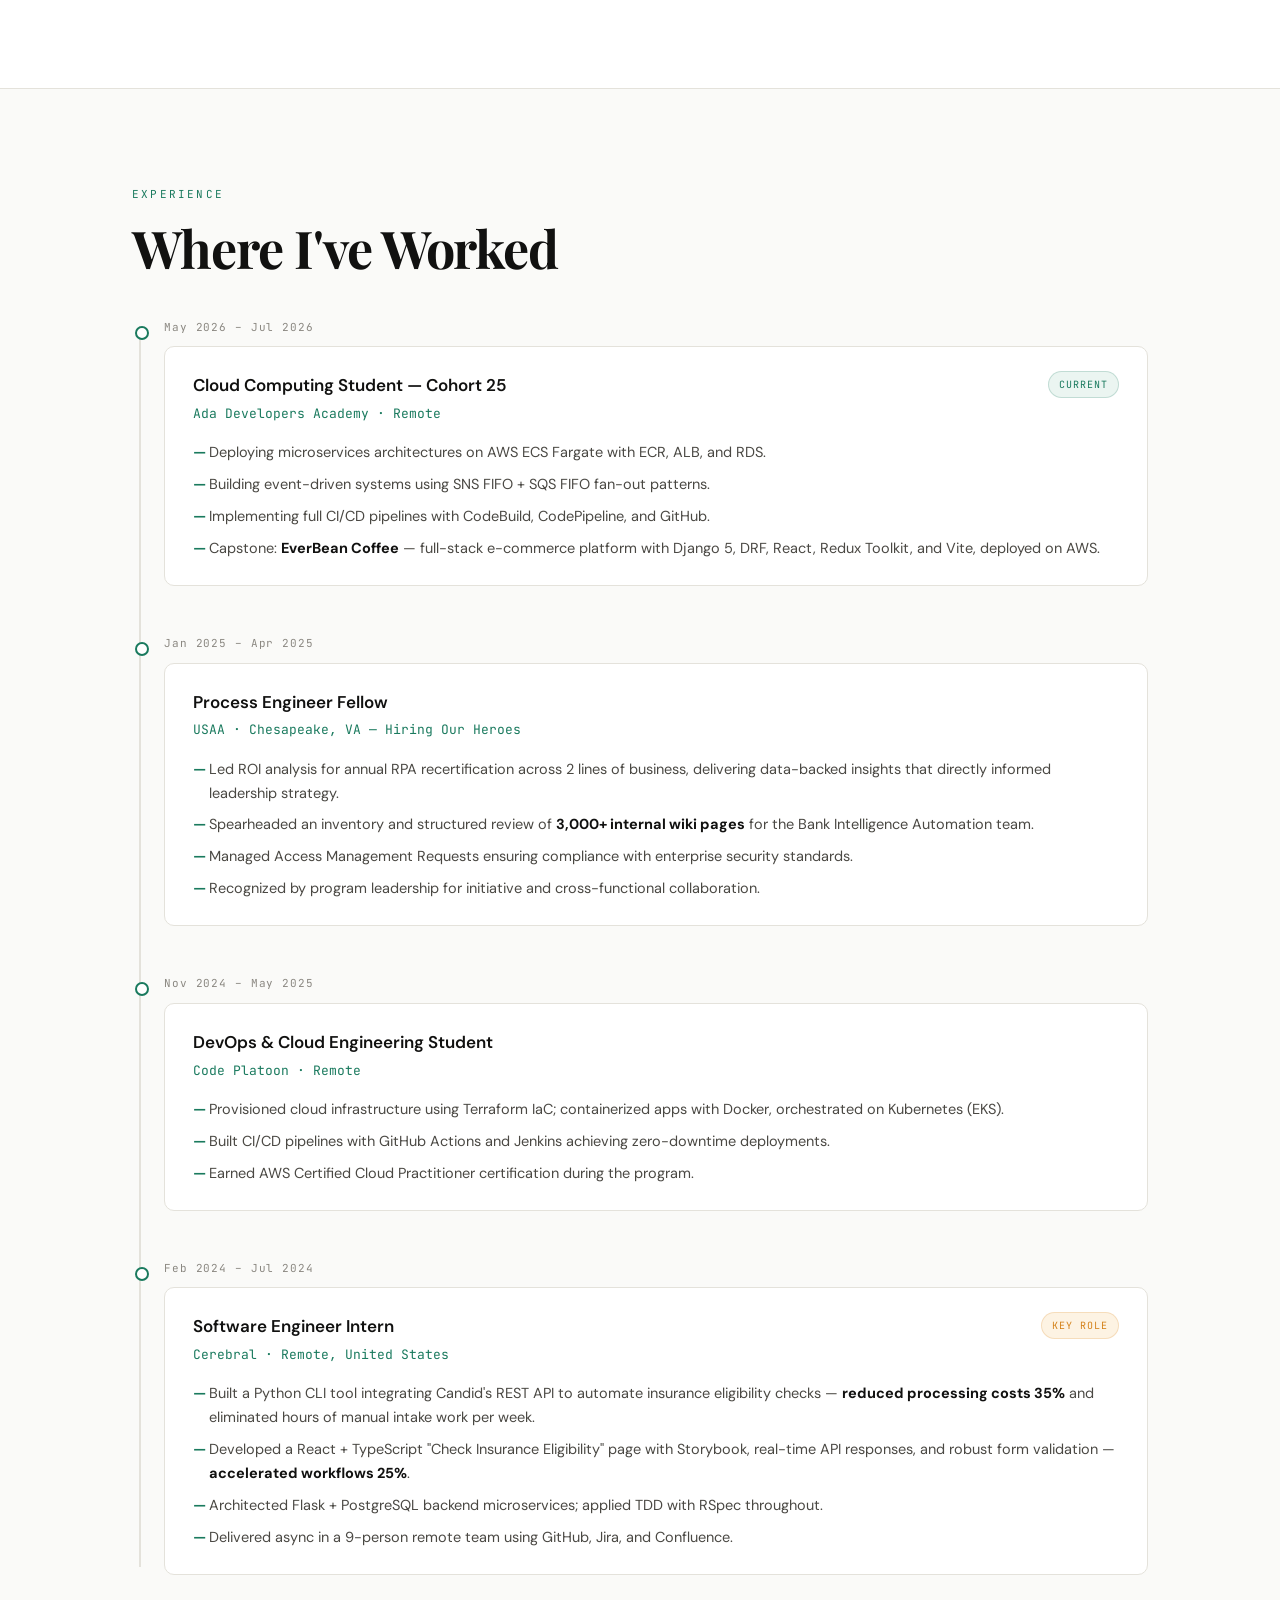
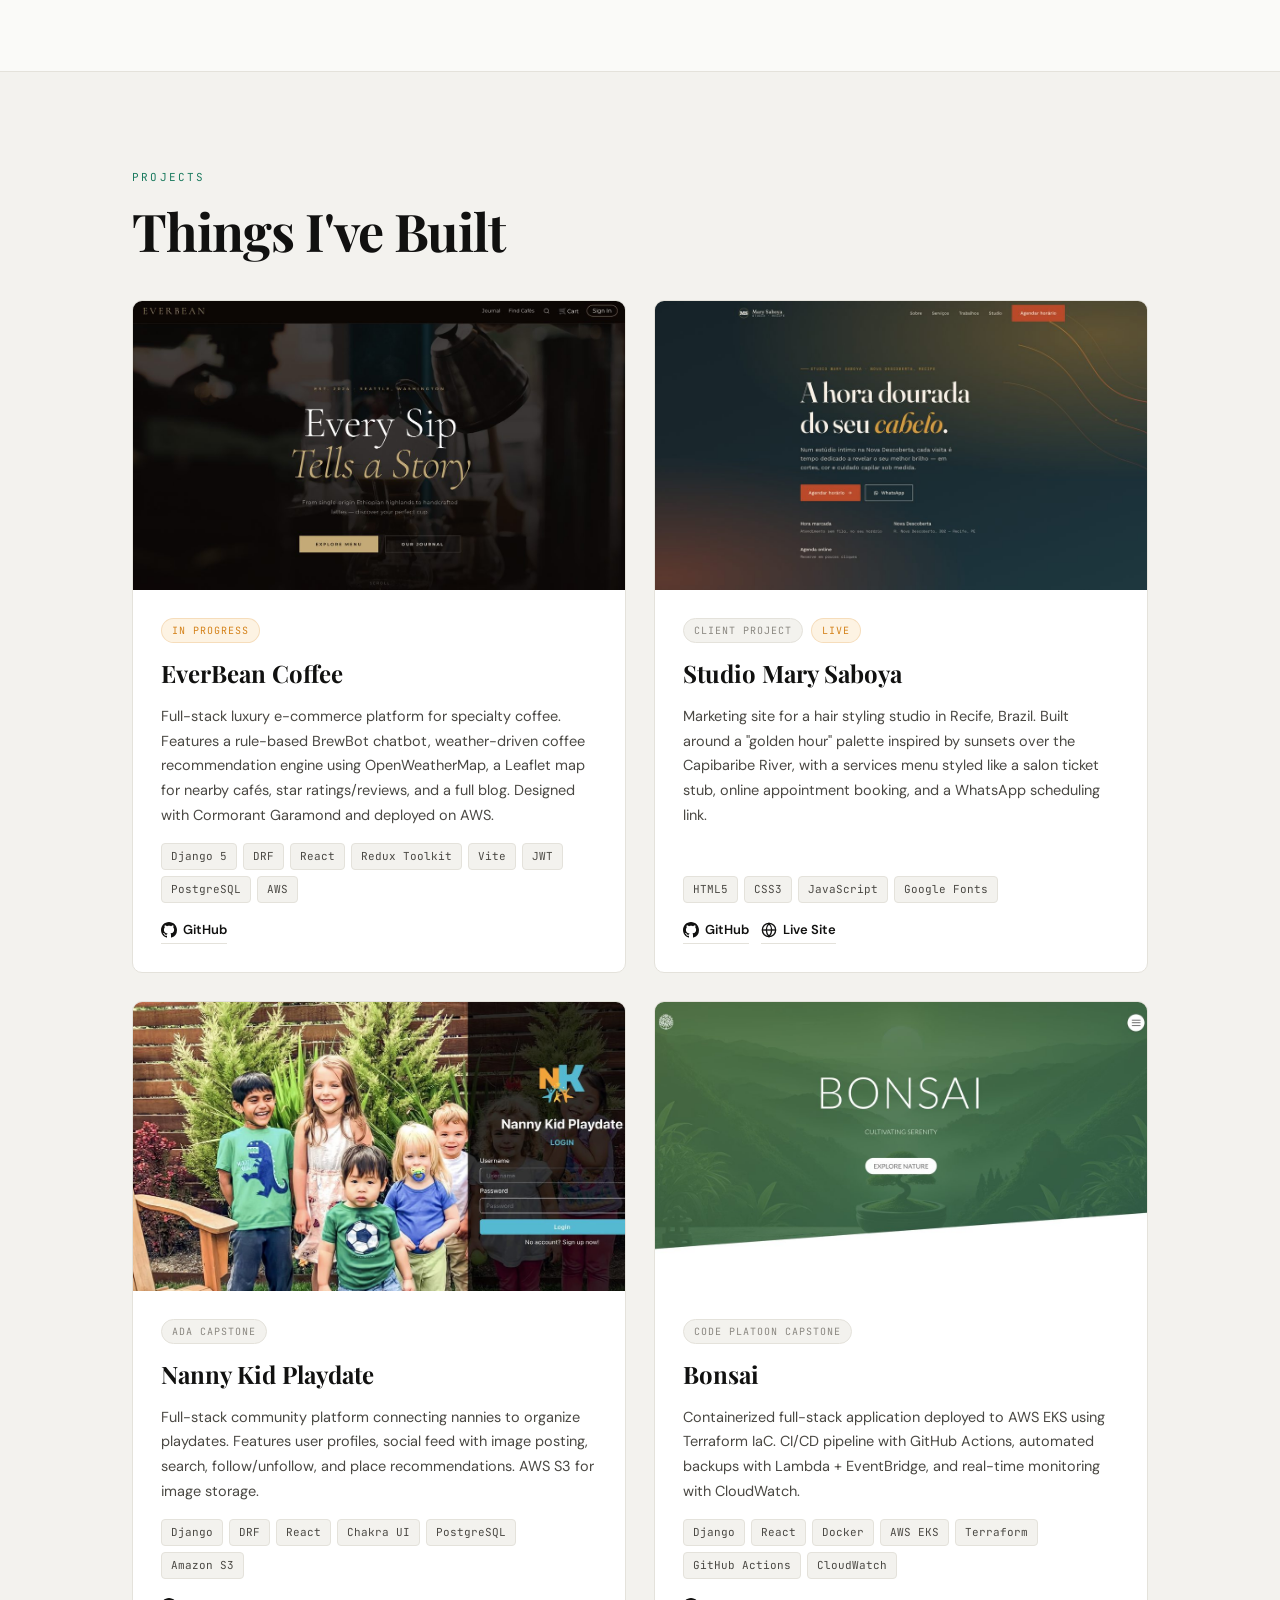
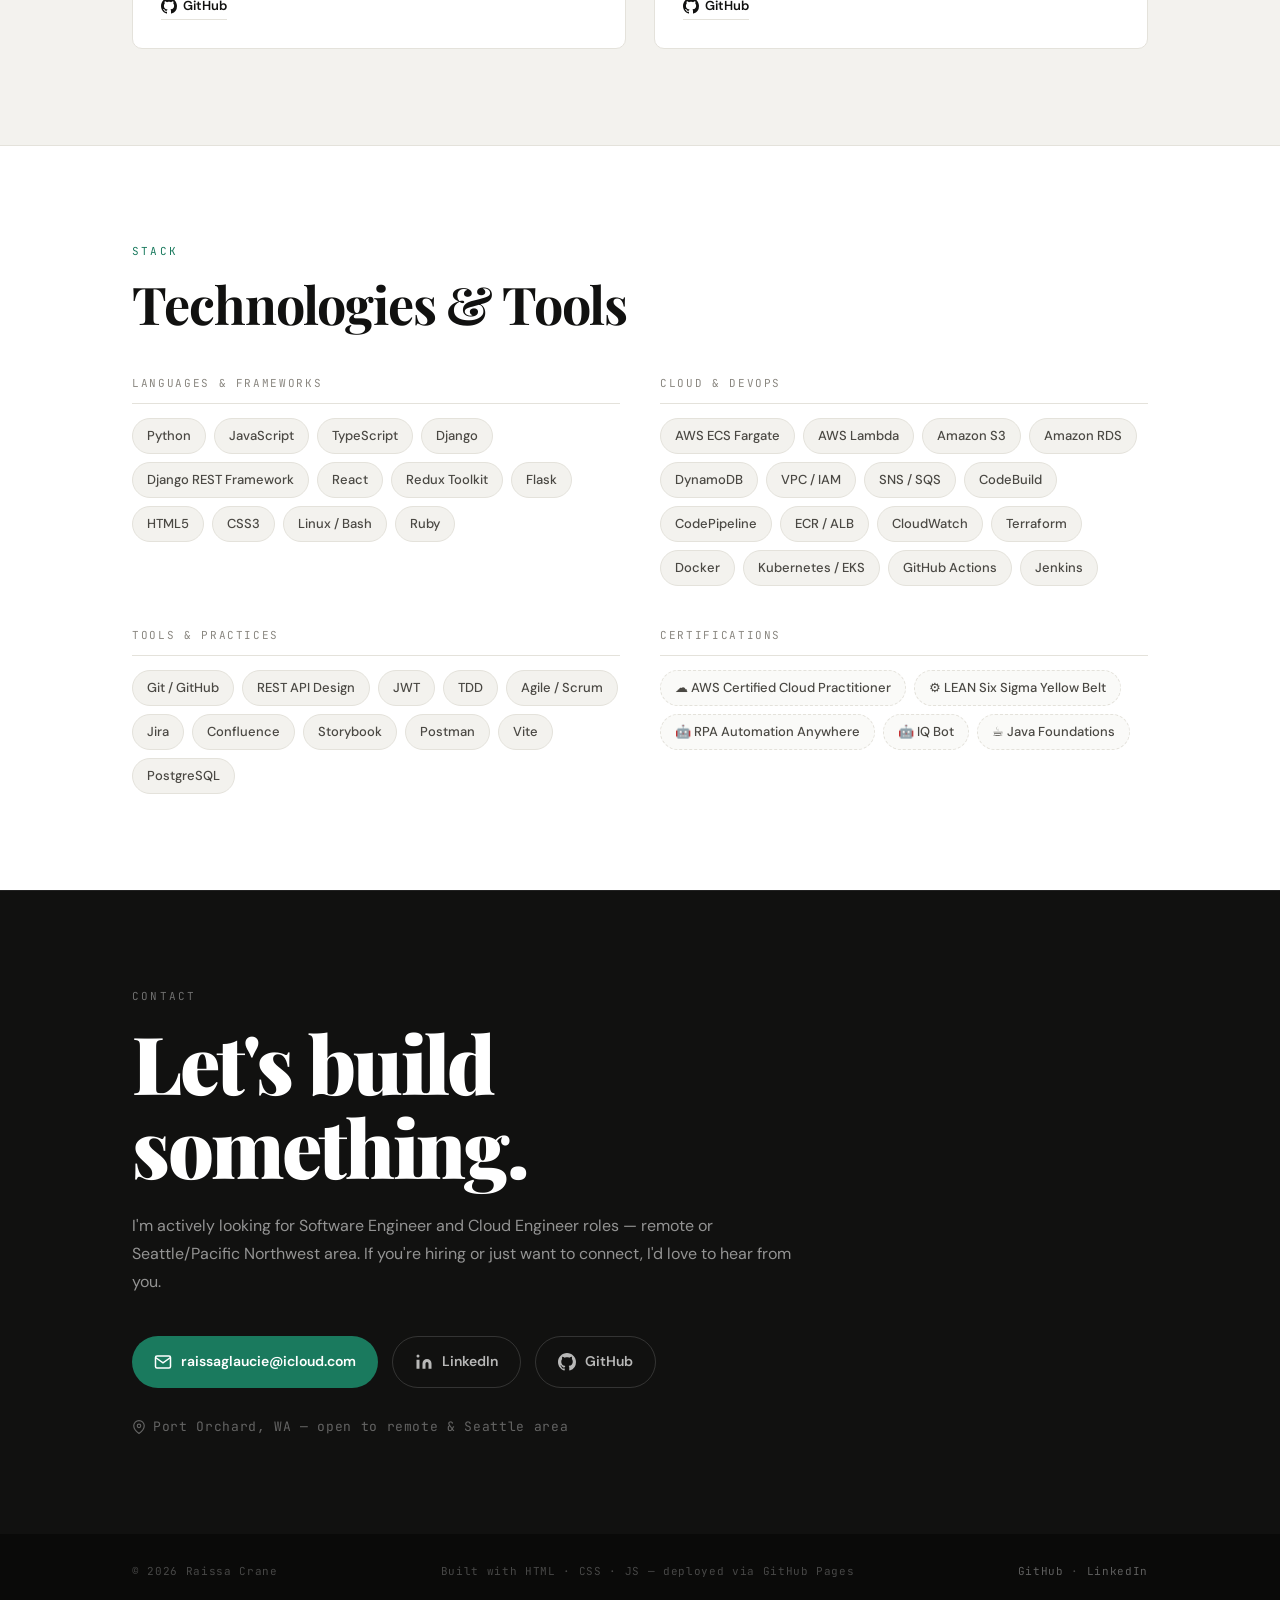
<file: portfolio-update/index.html>
<!DOCTYPE html>
<html lang="en">
<head>
  <meta charset="UTF-8" />
  <meta name="viewport" content="width=device-width, initial-scale=1.0" />
  <meta name="description" content="Raissa Crane — Software Engineer. Python, React, AWS. Production experience reducing healthcare costs 35%. Open to work — Seattle/Pacific Northwest & Remote." />
  <meta name="keywords" content="Software Engineer, Python, React, AWS, Django, Full-Stack, Cloud Engineer, Portfolio" />
  <meta property="og:title" content="Raissa Crane — Software Engineer" />
  <meta property="og:description" content="Production-proven engineer. Python · React · AWS · Django. Reduced healthcare intake costs 35%." />
  <meta property="og:type" content="website" />
  <title>Raissa Crane — Software Engineer</title>
  <link rel="preconnect" href="https://fonts.googleapis.com" />
  <link rel="preconnect" href="https://fonts.gstatic.com" crossorigin />
  <link href="https://fonts.googleapis.com/css2?family=Playfair+Display:wght@700;900&family=DM+Sans:wght@300;400;500;600&family=JetBrains+Mono:wght@400;600&display=swap" rel="stylesheet" />
  <link rel="stylesheet" href="style.css" />
</head>
<body>

  <!-- ══ NAV ══ -->
  <nav class="nav" id="nav">
    <div class="nav-inner">
      <a href="#" class="nav-logo">RC</a>
      <ul class="nav-links">
        <li><a href="#about">About</a></li>
        <li><a href="#work">Experience</a></li>
        <li><a href="#projects">Projects</a></li>
        <li><a href="#skills">Skills</a></li>
        <li><a href="resume.html">Resume</a></li>
        <li><a href="#contact" class="nav-cta">Let's Talk</a></li>
      </ul>
      <button class="nav-toggle" aria-label="Toggle menu" id="navToggle">
        <span></span><span></span><span></span>
      </button>
    </div>
    <div class="nav-mobile" id="navMobile">
      <a href="#about">About</a>
      <a href="#work">Experience</a>
      <a href="#projects">Projects</a>
      <a href="#skills">Skills</a>
      <a href="resume.html">Resume</a>
      <a href="#contact">Let's Talk</a>
    </div>
  </nav>

  <!-- ══ HERO ══ -->
  <section class="hero" id="home">
    <div class="hero-bg-text" aria-hidden="true">RAISSA</div>
    <div class="hero-inner">
      <div class="hero-available">
        <span class="pulse"></span>
        Available for new roles
      </div>
      <h1 class="hero-name">Raissa<br><em>Crane</em></h1>
      <p class="hero-role">Software Engineer</p>
      <p class="hero-sub">
        Python · React · AWS · Django · Docker · CI/CD<br>
        Seattle/Pacific Northwest &amp; Remote
      </p>
      <div class="hero-stats">
        <div class="stat-item">
          <span class="stat-num" data-target="35">0</span><span class="stat-unit">%</span>
          <span class="stat-label">Cost reduction at Cerebral</span>
        </div>
        <div class="stat-divider"></div>
        <div class="stat-item">
          <span class="stat-num" data-target="25">0</span><span class="stat-unit">%</span>
          <span class="stat-label">Workflow acceleration</span>
        </div>
        <div class="stat-divider"></div>
        <div class="stat-item">
          <span class="stat-num" data-target="3">0</span><span class="stat-unit">K+</span>
          <span class="stat-label">Docs overhauled at USAA</span>
        </div>
      </div>
      <div class="hero-actions">
        <a href="#projects" class="btn btn-primary">View My Work</a>
        <a href="#contact" class="btn btn-ghost">Get in Touch</a>
      </div>
    </div>
    <div class="hero-scroll" aria-hidden="true">
      <span>scroll</span>
      <div class="scroll-line"></div>
    </div>
  </section>

  <!-- ══ ABOUT ══ -->
  <section class="about section-pad" id="about">
    <div class="container">
      <div class="section-eyebrow">About</div>
      <div class="about-grid">
        <div class="about-left">
          <h2 class="section-heading">I build software<br>that moves the needle.</h2>
          <div class="about-accent-bar"></div>
        </div>
        <div class="about-right">
          <p>
            I'm a Full-Stack Software Engineer with production experience building Python and React systems at scale. At Cerebral, I built tools that reduced healthcare insurance intake costs by <strong>35%</strong> and accelerated coordinator workflows by <strong>25%</strong> — shipped to real users, in a regulated healthcare environment, with a remote team of nine.
          </p>
          <p>
            I come from Ada Developers Academy and Code Platoon — two of the most selective technical programs in the country. I'm AWS Certified, and I'm currently completing Ada's advanced Cloud Computing track, deploying microservices on ECS Fargate, building event-driven architectures with SNS/SQS, and shipping CI/CD pipelines with CodeBuild and CodePipeline.
          </p>
          <p>
            Originally from Brazil, I'm trilingual in English, Portuguese, and Spanish. I'm a military spouse based in Port Orchard, WA — which means I've built a career while adapting fast, communicating clearly across time zones, and delivering consistently in remote, async environments.
          </p>
          <div class="about-tags">
            <span>AWS Certified Cloud Practitioner</span>
            <span>LEAN Six Sigma Yellow Belt</span>
            <span>Ada Developers Academy</span>
            <span>Code Platoon</span>
            <span>Trilingual</span>
          </div>
        </div>
      </div>
    </div>
  </section>

  <!-- ══ EXPERIENCE ══ -->
  <section class="work section-pad" id="work">
    <div class="container">
      <div class="section-eyebrow">Experience</div>
      <h2 class="section-heading">Where I've Worked</h2>

      <div class="timeline">

        <div class="tl-item reveal">
          <div class="tl-dot"></div>
          <div class="tl-date">May 2026 – Jul 2026</div>
          <div class="tl-card">
            <div class="tl-header">
              <div>
                <div class="tl-title">Cloud Computing Student — Cohort 25</div>
                <div class="tl-company">Ada Developers Academy · Remote</div>
              </div>
              <span class="tl-badge current">Current</span>
            </div>
            <ul class="tl-bullets">
              <li>Deploying microservices architectures on AWS ECS Fargate with ECR, ALB, and RDS.</li>
              <li>Building event-driven systems using SNS FIFO + SQS FIFO fan-out patterns.</li>
              <li>Implementing full CI/CD pipelines with CodeBuild, CodePipeline, and GitHub.</li>
              <li>Capstone: <strong>EverBean Coffee</strong> — full-stack e-commerce platform with Django 5, DRF, React, Redux Toolkit, and Vite, deployed on AWS.</li>
            </ul>
          </div>
        </div>

        <div class="tl-item reveal">
          <div class="tl-dot"></div>
          <div class="tl-date">Jan 2025 – Apr 2025</div>
          <div class="tl-card">
            <div class="tl-header">
              <div>
                <div class="tl-title">Process Engineer Fellow</div>
                <div class="tl-company">USAA · Chesapeake, VA — Hiring Our Heroes</div>
              </div>
            </div>
            <ul class="tl-bullets">
              <li>Led ROI analysis for annual RPA recertification across 2 lines of business, delivering data-backed insights that directly informed leadership strategy.</li>
              <li>Spearheaded an inventory and structured review of <strong>3,000+ internal wiki pages</strong> for the Bank Intelligence Automation team.</li>
              <li>Managed Access Management Requests ensuring compliance with enterprise security standards.</li>
              <li>Recognized by program leadership for initiative and cross-functional collaboration.</li>
            </ul>
          </div>
        </div>

        <div class="tl-item reveal">
          <div class="tl-dot"></div>
          <div class="tl-date">Nov 2024 – May 2025</div>
          <div class="tl-card">
            <div class="tl-header">
              <div>
                <div class="tl-title">DevOps &amp; Cloud Engineering Student</div>
                <div class="tl-company">Code Platoon · Remote</div>
              </div>
            </div>
            <ul class="tl-bullets">
              <li>Provisioned cloud infrastructure using Terraform IaC; containerized apps with Docker, orchestrated on Kubernetes (EKS).</li>
              <li>Built CI/CD pipelines with GitHub Actions and Jenkins achieving zero-downtime deployments.</li>
              <li>Earned AWS Certified Cloud Practitioner certification during the program.</li>
            </ul>
          </div>
        </div>

        <div class="tl-item reveal">
          <div class="tl-dot"></div>
          <div class="tl-date">Feb 2024 – Jul 2024</div>
          <div class="tl-card">
            <div class="tl-header">
              <div>
                <div class="tl-title">Software Engineer Intern</div>
                <div class="tl-company">Cerebral · Remote, United States</div>
              </div>
              <span class="tl-badge highlight">Key Role</span>
            </div>
            <ul class="tl-bullets">
              <li>Built a Python CLI tool integrating Candid's REST API to automate insurance eligibility checks — <strong>reduced processing costs 35%</strong> and eliminated hours of manual intake work per week.</li>
              <li>Developed a React + TypeScript "Check Insurance Eligibility" page with Storybook, real-time API responses, and robust form validation — <strong>accelerated workflows 25%</strong>.</li>
              <li>Architected Flask + PostgreSQL backend microservices; applied TDD with RSpec throughout.</li>
              <li>Delivered async in a 9-person remote team using GitHub, Jira, and Confluence.</li>
            </ul>
          </div>
        </div>

      </div>
    </div>
  </section>

  <!-- ══ PROJECTS ══ -->
  <section class="projects section-pad" id="projects">
    <div class="container">
      <div class="section-eyebrow">Projects</div>
      <h2 class="section-heading">Things I've Built</h2>
      <div class="projects-grid">

        <div class="project-card reveal">
          <div class="project-media">
            <div class="project-slider">
              <div class="slide"><img src="assets/images/projects/everbean.jpg" alt="EverBean Coffee — homepage hero" loading="lazy"></div>
            </div>
            <button class="slide-prev" aria-label="Previous image">‹</button>
            <button class="slide-next" aria-label="Next image">›</button>
            <div class="slide-dots"></div>
          </div>
          <div class="project-body">
            <div class="project-tag-row">
              <span class="project-tag tag-live">In Progress</span>
            </div>
            <h3 class="project-title">EverBean Coffee</h3>
            <p class="project-desc">
              Full-stack luxury e-commerce platform for specialty coffee. Features a rule-based BrewBot chatbot, weather-driven coffee recommendation engine using OpenWeatherMap, a Leaflet map for nearby cafés, star ratings/reviews, and a full blog. Designed with Cormorant Garamond and deployed on AWS.
            </p>
            <div class="project-stack">
              <span>Django 5</span><span>DRF</span><span>React</span><span>Redux Toolkit</span>
              <span>Vite</span><span>JWT</span><span>PostgreSQL</span><span>AWS</span>
            </div>
            <div class="project-links">
              <a href="https://github.com/raissaglaucie/everbean-coffee" target="_blank" rel="noopener" class="project-link">
                <svg width="16" height="16" viewBox="0 0 24 24" fill="currentColor"><path d="M12 0C5.37 0 0 5.37 0 12c0 5.31 3.435 9.795 8.205 11.385.6.105.825-.255.825-.57 0-.285-.015-1.23-.015-2.235-3.015.555-3.795-.735-4.035-1.41-.135-.345-.72-1.41-1.23-1.695-.42-.225-1.02-.78-.015-.795.945-.015 1.62.87 1.845 1.23 1.08 1.815 2.805 1.305 3.495.99.105-.78.42-1.305.765-1.605-2.67-.3-5.46-1.335-5.46-5.925 0-1.305.465-2.385 1.23-3.225-.12-.3-.54-1.53.12-3.18 0 0 1.005-.315 3.3 1.23.96-.27 1.98-.405 3-.405s2.04.135 3 .405c2.295-1.56 3.3-1.23 3.3-1.23.66 1.65.24 2.88.12 3.18.765.84 1.23 1.905 1.23 3.225 0 4.605-2.805 5.625-5.475 5.925.435.375.81 1.095.81 2.22 0 1.605-.015 2.895-.015 3.3 0 .315.225.69.825.57A12.02 12.02 0 0 0 24 12c0-6.63-5.37-12-12-12z"/></svg>
                GitHub
              </a>
            </div>
          </div>
        </div>

        <div class="project-card reveal">
          <div class="project-media">
            <div class="project-slider">
              <div class="slide"><img src="assets/images/projects/studio-mary-saboya.jpg" alt="Studio Mary Saboya — homepage hero" loading="lazy"></div>
            </div>
            <button class="slide-prev" aria-label="Previous image">‹</button>
            <button class="slide-next" aria-label="Next image">›</button>
            <div class="slide-dots"></div>
          </div>
          <div class="project-body">
            <div class="project-tag-row">
              <span class="project-tag tag-capstone">Client Project</span>
              <span class="project-tag tag-live">Live</span>
            </div>
            <h3 class="project-title">Studio Mary Saboya</h3>
            <p class="project-desc">
              Marketing site for a hair styling studio in Recife, Brazil. Built around a "golden hour" palette inspired by sunsets over the Capibaribe River, with a services menu styled like a salon ticket stub, online appointment booking, and a WhatsApp scheduling link.
            </p>
            <div class="project-stack">
              <span>HTML5</span><span>CSS3</span><span>JavaScript</span><span>Google Fonts</span>
            </div>
            <div class="project-links">
              <a href="https://github.com/raissaglaucie/studio-mary-saboya" target="_blank" rel="noopener" class="project-link">
                <svg width="16" height="16" viewBox="0 0 24 24" fill="currentColor"><path d="M12 0C5.37 0 0 5.37 0 12c0 5.31 3.435 9.795 8.205 11.385.6.105.825-.255.825-.57 0-.285-.015-1.23-.015-2.235-3.015.555-3.795-.735-4.035-1.41-.135-.345-.72-1.41-1.23-1.695-.42-.225-1.02-.78-.015-.795.945-.015 1.62.87 1.845 1.23 1.08 1.815 2.805 1.305 3.495.99.105-.78.42-1.305.765-1.605-2.67-.3-5.46-1.335-5.46-5.925 0-1.305.465-2.385 1.23-3.225-.12-.3-.54-1.53.12-3.18 0 0 1.005-.315 3.3 1.23.96-.27 1.98-.405 3-.405s2.04.135 3 .405c2.295-1.56 3.3-1.23 3.3-1.23.66 1.65.24 2.88.12 3.18.765.84 1.23 1.905 1.23 3.225 0 4.605-2.805 5.625-5.475 5.925.435.375.81 1.095.81 2.22 0 1.605-.015 2.895-.015 3.3 0 .315.225.69.825.57A12.02 12.02 0 0 0 24 12c0-6.63-5.37-12-12-12z"/></svg>
                GitHub
              </a>
              <a href="https://studiomarysaboya.com.br/" target="_blank" rel="noopener" class="project-link">
                <svg width="16" height="16" viewBox="0 0 24 24" fill="none" stroke="currentColor" stroke-width="2"><circle cx="12" cy="12" r="10"/><line x1="2" y1="12" x2="22" y2="12"/><path d="M12 2a15.3 15.3 0 0 1 4 10 15.3 15.3 0 0 1-4 10 15.3 15.3 0 0 1-4-10 15.3 15.3 0 0 1 4-10z"/></svg>
                Live Site
              </a>
            </div>
          </div>
        </div>

        <div class="project-card reveal">
          <div class="project-media">
            <div class="project-slider">
              <div class="slide"><img src="assets/images/projects/nanny-kid-playdate.jpg" alt="Nanny Kid Playdate — login screen" loading="lazy"></div>
            </div>
            <button class="slide-prev" aria-label="Previous image">‹</button>
            <button class="slide-next" aria-label="Next image">›</button>
            <div class="slide-dots"></div>
          </div>
          <div class="project-body">
            <div class="project-tag-row">
              <span class="project-tag tag-capstone">Ada Capstone</span>
            </div>
            <h3 class="project-title">Nanny Kid Playdate</h3>
            <p class="project-desc">
              Full-stack community platform connecting nannies to organize playdates. Features user profiles, social feed with image posting, search, follow/unfollow, and place recommendations. AWS S3 for image storage.
            </p>
            <div class="project-stack">
              <span>Django</span><span>DRF</span><span>React</span><span>Chakra UI</span>
              <span>PostgreSQL</span><span>Amazon S3</span>
            </div>
            <div class="project-links">
              <a href="https://github.com/raissaglaucie" target="_blank" rel="noopener" class="project-link">
                <svg width="16" height="16" viewBox="0 0 24 24" fill="currentColor"><path d="M12 0C5.37 0 0 5.37 0 12c0 5.31 3.435 9.795 8.205 11.385.6.105.825-.255.825-.57 0-.285-.015-1.23-.015-2.235-3.015.555-3.795-.735-4.035-1.41-.135-.345-.72-1.41-1.23-1.695-.42-.225-1.02-.78-.015-.795.945-.015 1.62.87 1.845 1.23 1.08 1.815 2.805 1.305 3.495.99.105-.78.42-1.305.765-1.605-2.67-.3-5.46-1.335-5.46-5.925 0-1.305.465-2.385 1.23-3.225-.12-.3-.54-1.53.12-3.18 0 0 1.005-.315 3.3 1.23.96-.27 1.98-.405 3-.405s2.04.135 3 .405c2.295-1.56 3.3-1.23 3.3-1.23.66 1.65.24 2.88.12 3.18.765.84 1.23 1.905 1.23 3.225 0 4.605-2.805 5.625-5.475 5.925.435.375.81 1.095.81 2.22 0 1.605-.015 2.895-.015 3.3 0 .315.225.69.825.57A12.02 12.02 0 0 0 24 12c0-6.63-5.37-12-12-12z"/></svg>
                GitHub
              </a>
            </div>
          </div>
        </div>

        <div class="project-card reveal">
          <div class="project-media">
            <div class="project-slider">
              <div class="slide"><img src="assets/images/projects/bonsai.jpg" alt="Bonsai — homepage hero" loading="lazy"></div>
            </div>
            <button class="slide-prev" aria-label="Previous image">‹</button>
            <button class="slide-next" aria-label="Next image">›</button>
            <div class="slide-dots"></div>
          </div>
          <div class="project-body">
            <div class="project-tag-row">
              <span class="project-tag tag-capstone">Code Platoon Capstone</span>
            </div>
            <h3 class="project-title">Bonsai</h3>
            <p class="project-desc">
              Containerized full-stack application deployed to AWS EKS using Terraform IaC. CI/CD pipeline with GitHub Actions, automated backups with Lambda + EventBridge, and real-time monitoring with CloudWatch.
            </p>
            <div class="project-stack">
              <span>Django</span><span>React</span><span>Docker</span><span>AWS EKS</span>
              <span>Terraform</span><span>GitHub Actions</span><span>CloudWatch</span>
            </div>
            <div class="project-links">
              <a href="https://github.com/raissaglaucie" target="_blank" rel="noopener" class="project-link">
                <svg width="16" height="16" viewBox="0 0 24 24" fill="currentColor"><path d="M12 0C5.37 0 0 5.37 0 12c0 5.31 3.435 9.795 8.205 11.385.6.105.825-.255.825-.57 0-.285-.015-1.23-.015-2.235-3.015.555-3.795-.735-4.035-1.41-.135-.345-.72-1.41-1.23-1.695-.42-.225-1.02-.78-.015-.795.945-.015 1.62.87 1.845 1.23 1.08 1.815 2.805 1.305 3.495.99.105-.78.42-1.305.765-1.605-2.67-.3-5.46-1.335-5.46-5.925 0-1.305.465-2.385 1.23-3.225-.12-.3-.54-1.53.12-3.18 0 0 1.005-.315 3.3 1.23.96-.27 1.98-.405 3-.405s2.04.135 3 .405c2.295-1.56 3.3-1.23 3.3-1.23.66 1.65.24 2.88.12 3.18.765.84 1.23 1.905 1.23 3.225 0 4.605-2.805 5.625-5.475 5.925.435.375.81 1.095.81 2.22 0 1.605-.015 2.895-.015 3.3 0 .315.225.69.825.57A12.02 12.02 0 0 0 24 12c0-6.63-5.37-12-12-12z"/></svg>
                GitHub
              </a>
            </div>
          </div>
        </div>

      </div>
    </div>
  </section>

  <!-- ══ SKILLS ══ -->
  <section class="skills section-pad" id="skills">
    <div class="container">
      <div class="section-eyebrow">Stack</div>
      <h2 class="section-heading">Technologies &amp; Tools</h2>
      <div class="skills-grid">
        <div class="skill-group reveal">
          <div class="skill-group-label">Languages &amp; Frameworks</div>
          <div class="skill-pills">
            <span>Python</span><span>JavaScript</span><span>TypeScript</span>
            <span>Django</span><span>Django REST Framework</span><span>React</span>
            <span>Redux Toolkit</span><span>Flask</span><span>HTML5</span>
            <span>CSS3</span><span>Linux / Bash</span><span>Ruby</span>
          </div>
        </div>
        <div class="skill-group reveal">
          <div class="skill-group-label">Cloud &amp; DevOps</div>
          <div class="skill-pills">
            <span>AWS ECS Fargate</span><span>AWS Lambda</span><span>Amazon S3</span>
            <span>Amazon RDS</span><span>DynamoDB</span><span>VPC / IAM</span>
            <span>SNS / SQS</span><span>CodeBuild</span><span>CodePipeline</span>
            <span>ECR / ALB</span><span>CloudWatch</span><span>Terraform</span>
            <span>Docker</span><span>Kubernetes / EKS</span><span>GitHub Actions</span>
            <span>Jenkins</span>
          </div>
        </div>
        <div class="skill-group reveal">
          <div class="skill-group-label">Tools &amp; Practices</div>
          <div class="skill-pills">
            <span>Git / GitHub</span><span>REST API Design</span><span>JWT</span>
            <span>TDD</span><span>Agile / Scrum</span><span>Jira</span>
            <span>Confluence</span><span>Storybook</span><span>Postman</span>
            <span>Vite</span><span>PostgreSQL</span>
          </div>
        </div>
        <div class="skill-group reveal">
          <div class="skill-group-label">Certifications</div>
          <div class="skill-pills certs">
            <span class="cert">☁️ AWS Certified Cloud Practitioner</span>
            <span class="cert">⚙️ LEAN Six Sigma Yellow Belt</span>
            <span class="cert">🤖 RPA Automation Anywhere</span>
            <span class="cert">🤖 IQ Bot</span>
            <span class="cert">☕ Java Foundations</span>
          </div>
        </div>
      </div>
    </div>
  </section>

  <!-- ══ CONTACT ══ -->
  <section class="contact section-pad" id="contact">
    <div class="container">
      <div class="contact-inner">
        <div class="section-eyebrow">Contact</div>
        <h2 class="contact-heading">Let's build something.</h2>
        <p class="contact-sub">
          I'm actively looking for Software Engineer and Cloud Engineer roles — remote or Seattle/Pacific Northwest area. If you're hiring or just want to connect, I'd love to hear from you.
        </p>
        <div class="contact-links">
          <a href="mailto:raissaglaucie@icloud.com" class="contact-btn primary">
            <svg width="18" height="18" viewBox="0 0 24 24" fill="none" stroke="currentColor" stroke-width="2"><path d="M4 4h16c1.1 0 2 .9 2 2v12c0 1.1-.9 2-2 2H4c-1.1 0-2-.9-2-2V6c0-1.1.9-2 2-2z"/><polyline points="22,6 12,13 2,6"/></svg>
            raissaglaucie@icloud.com
          </a>
          <a href="https://linkedin.com/in/raissacrane" target="_blank" rel="noopener" class="contact-btn ghost">
            <svg width="18" height="18" viewBox="0 0 24 24" fill="currentColor"><path d="M16 8a6 6 0 0 1 6 6v7h-4v-7a2 2 0 0 0-2-2 2 2 0 0 0-2 2v7h-4v-7a6 6 0 0 1 6-6zM2 9h4v12H2z"/><circle cx="4" cy="4" r="2"/></svg>
            LinkedIn
          </a>
          <a href="https://github.com/raissaglaucie" target="_blank" rel="noopener" class="contact-btn ghost">
            <svg width="18" height="18" viewBox="0 0 24 24" fill="currentColor"><path d="M12 0C5.37 0 0 5.37 0 12c0 5.31 3.435 9.795 8.205 11.385.6.105.825-.255.825-.57 0-.285-.015-1.23-.015-2.235-3.015.555-3.795-.735-4.035-1.41-.135-.345-.72-1.41-1.23-1.695-.42-.225-1.02-.78-.015-.795.945-.015 1.62.87 1.845 1.23 1.08 1.815 2.805 1.305 3.495.99.105-.78.42-1.305.765-1.605-2.67-.3-5.46-1.335-5.46-5.925 0-1.305.465-2.385 1.23-3.225-.12-.3-.54-1.53.12-3.18 0 0 1.005-.315 3.3 1.23.96-.27 1.98-.405 3-.405s2.04.135 3 .405c2.295-1.56 3.3-1.23 3.3-1.23.66 1.65.24 2.88.12 3.18.765.84 1.23 1.905 1.23 3.225 0 4.605-2.805 5.625-5.475 5.925.435.375.81 1.095.81 2.22 0 1.605-.015 2.895-.015 3.3 0 .315.225.69.825.57A12.02 12.02 0 0 0 24 12c0-6.63-5.37-12-12-12z"/></svg>
            GitHub
          </a>
        </div>
        <div class="contact-location">
          <svg width="14" height="14" viewBox="0 0 24 24" fill="none" stroke="currentColor" stroke-width="2"><path d="M21 10c0 7-9 13-9 13s-9-6-9-13a9 9 0 0 1 18 0z"/><circle cx="12" cy="10" r="3"/></svg>
          Port Orchard, WA — open to remote &amp; Seattle area
        </div>
      </div>
    </div>
  </section>

  <!-- ══ FOOTER ══ -->
  <footer class="footer">
    <div class="container footer-inner">
      <span>© 2026 Raissa Crane</span>
      <span>Built with HTML · CSS · JS — deployed via GitHub Pages</span>
      <span>
        <a href="https://github.com/raissaglaucie" target="_blank" rel="noopener">GitHub</a> ·
        <a href="https://linkedin.com/in/raissacrane" target="_blank" rel="noopener">LinkedIn</a>
      </span>
    </div>
  </footer>

  <script src="script.js"></script>
</body>
</html>
</file>
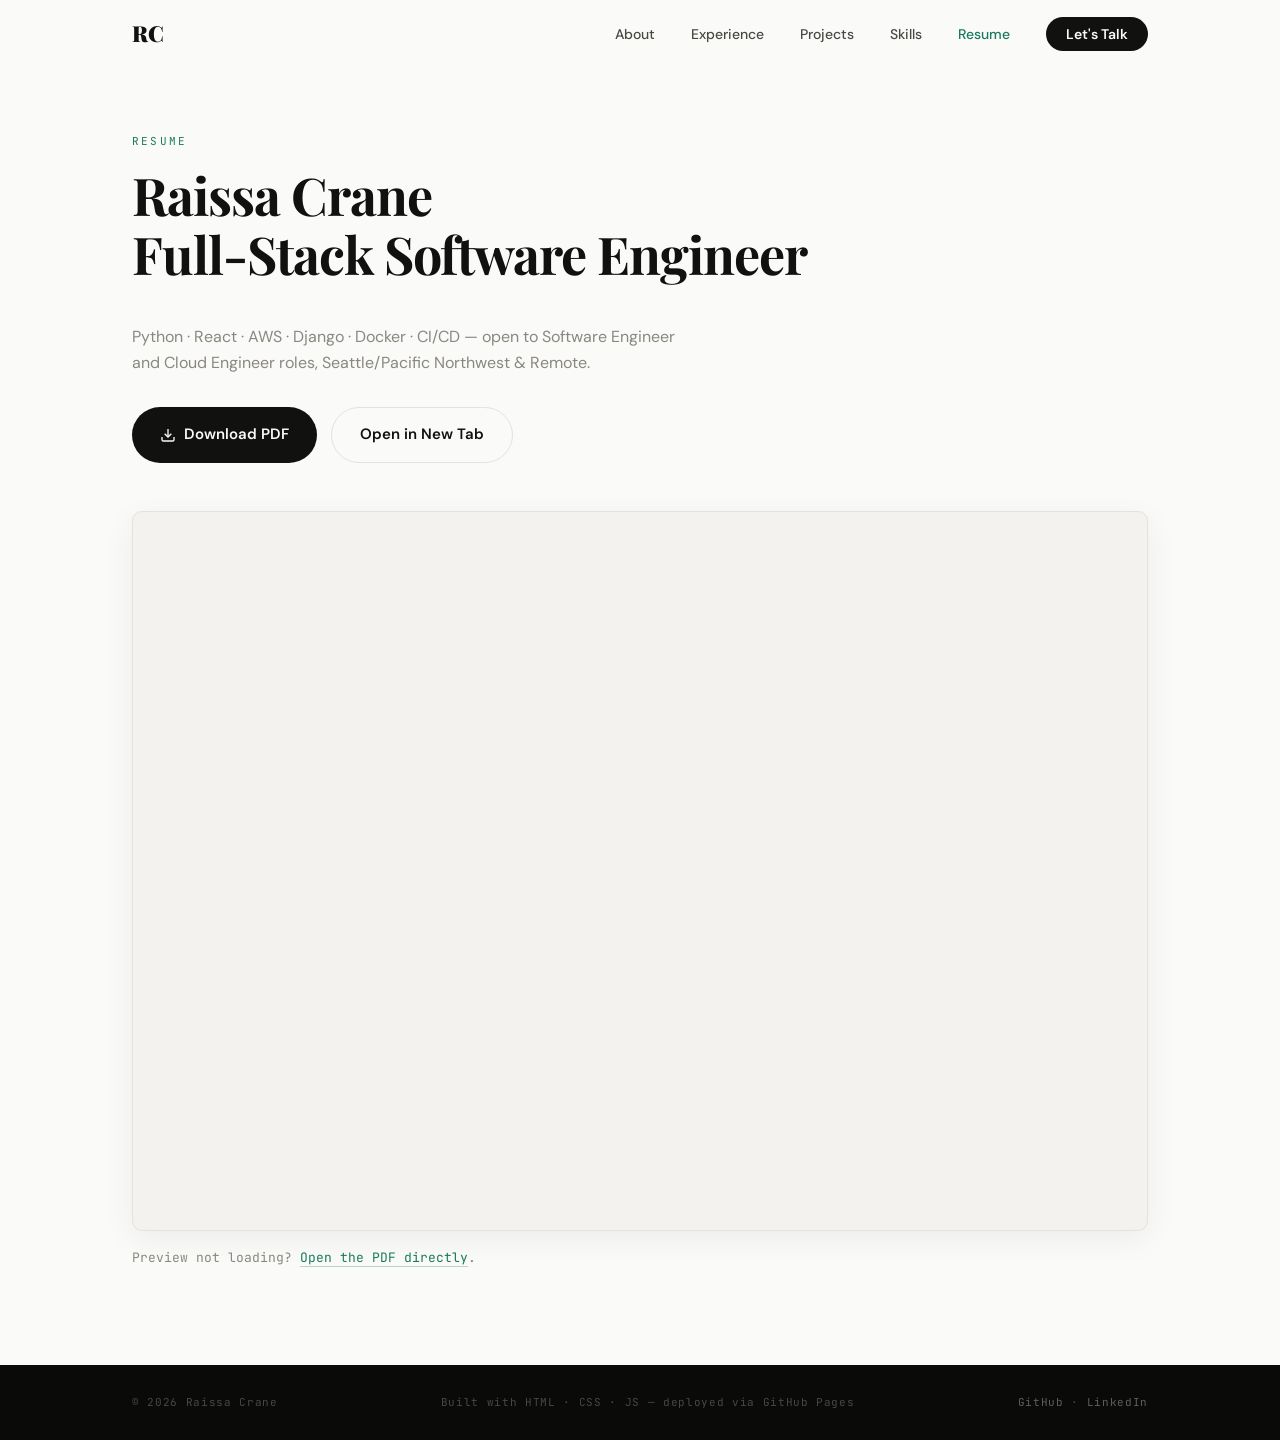
<file: resume.html>
<!DOCTYPE html>
<html lang="en">
<head>
  <meta charset="UTF-8" />
  <meta name="viewport" content="width=device-width, initial-scale=1.0" />
  <meta name="description" content="Raissa Crane — Resume. Full-Stack Software Engineer. Python, React, AWS, Django. AWS Certified Cloud Practitioner." />
  <title>Resume — Raissa Crane</title>
  <link rel="preconnect" href="https://fonts.googleapis.com" />
  <link rel="preconnect" href="https://fonts.gstatic.com" crossorigin />
  <link href="https://fonts.googleapis.com/css2?family=Playfair+Display:wght@700;900&family=DM+Sans:wght@300;400;500;600&family=JetBrains+Mono:wght@400;600&display=swap" rel="stylesheet" />
  <link rel="stylesheet" href="style.css" />
</head>
<body>

  <!-- ══ NAV ══ -->
  <nav class="nav scrolled" id="nav">
    <div class="nav-inner">
      <a href="index.html" class="nav-logo">RC</a>
      <ul class="nav-links">
        <li><a href="index.html#about">About</a></li>
        <li><a href="index.html#work">Experience</a></li>
        <li><a href="index.html#projects">Projects</a></li>
        <li><a href="index.html#skills">Skills</a></li>
        <li><a href="resume.html" style="color: var(--green);">Resume</a></li>
        <li><a href="index.html#contact" class="nav-cta">Let's Talk</a></li>
      </ul>
      <button class="nav-toggle" aria-label="Toggle menu" id="navToggle">
        <span></span><span></span><span></span>
      </button>
    </div>
    <div class="nav-mobile" id="navMobile">
      <a href="index.html#about">About</a>
      <a href="index.html#work">Experience</a>
      <a href="index.html#projects">Projects</a>
      <a href="index.html#skills">Skills</a>
      <a href="resume.html">Resume</a>
      <a href="index.html#contact">Let's Talk</a>
    </div>
  </nav>

  <!-- ══ RESUME HERO ══ -->
  <section class="resume-hero section-pad">
    <div class="container">
      <div class="section-eyebrow">Resume</div>
      <h1 class="section-heading">Raissa Crane<br>Full-Stack Software Engineer</h1>
      <p class="resume-sub">
        Python · React · AWS · Django · Docker · CI/CD — open to Software Engineer and Cloud Engineer roles, Seattle/Pacific Northwest &amp; Remote.
      </p>
      <div class="resume-actions">
        <a href="assets/resume/Crane_Raissa_Resume_2026.pdf" download class="btn btn-primary">
          <svg width="16" height="16" viewBox="0 0 24 24" fill="none" stroke="currentColor" stroke-width="2"><path d="M21 15v4a2 2 0 0 1-2 2H5a2 2 0 0 1-2-2v-4"/><polyline points="7 10 12 15 17 10"/><line x1="12" y1="15" x2="12" y2="3"/></svg>
          Download PDF
        </a>
        <a href="assets/resume/Crane_Raissa_Resume_2026.pdf" target="_blank" rel="noopener" class="btn btn-ghost">Open in New Tab</a>
      </div>
    </div>
  </section>

  <!-- ══ RESUME VIEWER ══ -->
  <section class="resume-viewer">
    <div class="container">
      <div class="resume-frame">
        <iframe src="assets/resume/Crane_Raissa_Resume_2026.pdf" title="Raissa Crane — Resume PDF"></iframe>
      </div>
      <p class="resume-fallback">
        Preview not loading? <a href="assets/resume/Crane_Raissa_Resume_2026.pdf" target="_blank" rel="noopener">Open the PDF directly</a>.
      </p>
    </div>
  </section>

  <!-- ══ FOOTER ══ -->
  <footer class="footer">
    <div class="container footer-inner">
      <span>© 2026 Raissa Crane</span>
      <span>Built with HTML · CSS · JS — deployed via GitHub Pages</span>
      <span>
        <a href="https://github.com/raissaglaucie" target="_blank" rel="noopener">GitHub</a> ·
        <a href="https://linkedin.com/in/raissacrane" target="_blank" rel="noopener">LinkedIn</a>
      </span>
    </div>
  </footer>

  <script src="script.js"></script>
</body>
</html>
</file>
<file: style.css>
/* ══════════════════════════════════════════
   RAISSA CRANE — PORTFOLIO
   Design: editorial, light, emerald accent
   ══════════════════════════════════════════ */

/* ── TOKENS ── */
:root {
  --bg:         #FAFAF8;
  --bg-alt:     #F3F2EE;
  --surface:    #FFFFFF;
  --border:     #E4E2DB;
  --text:       #111110;
  --text-mid:   #4A4843;
  --text-light: #8A8780;
  --green:      #1A7A5E;
  --green-light:#EBF5F1;
  --green-mid:  #2A9B78;
  --amber:      #D4821A;
  --amber-light:#FDF3E3;

  --ff-display: 'Playfair Display', Georgia, serif;
  --ff-body:    'DM Sans', system-ui, sans-serif;
  --ff-mono:    'JetBrains Mono', 'Courier New', monospace;

  --nav-h: 68px;
  --radius: 10px;
  --transition: 0.25s ease;
}

/* ── RESET ── */
*, *::before, *::after { box-sizing: border-box; margin: 0; padding: 0; }
html { scroll-behavior: smooth; -webkit-font-smoothing: antialiased; }
body {
  background: var(--bg);
  color: var(--text);
  font-family: var(--ff-body);
  font-size: 16px;
  line-height: 1.7;
  overflow-x: hidden;
}
img { display: block; max-width: 100%; }
a { color: inherit; text-decoration: none; }

/* ── TYPOGRAPHY ── */
.section-eyebrow {
  font-family: var(--ff-mono);
  font-size: 11px;
  letter-spacing: 0.2em;
  text-transform: uppercase;
  color: var(--green);
  margin-bottom: 14px;
}
.section-heading {
  font-family: var(--ff-display);
  font-size: clamp(32px, 5vw, 52px);
  font-weight: 700;
  line-height: 1.15;
  letter-spacing: -0.02em;
  color: var(--text);
  margin-bottom: 40px;
}
.section-pad { padding: 96px 0; }

/* ── CONTAINER ── */
.container {
  max-width: 1080px;
  margin: 0 auto;
  padding: 0 32px;
}

/* ══ NAV ══ */
.nav {
  position: fixed;
  top: 0; left: 0; right: 0;
  z-index: 100;
  background: rgba(250,250,248,0.92);
  backdrop-filter: blur(12px);
  border-bottom: 1px solid transparent;
  transition: border-color var(--transition), box-shadow var(--transition);
  height: var(--nav-h);
}
.nav.scrolled {
  border-color: var(--border);
  box-shadow: 0 1px 20px rgba(0,0,0,0.06);
}
.nav-inner {
  max-width: 1080px;
  margin: 0 auto;
  padding: 0 32px;
  height: var(--nav-h);
  display: flex;
  align-items: center;
  justify-content: space-between;
}
.nav-logo {
  font-family: var(--ff-display);
  font-size: 22px;
  font-weight: 900;
  color: var(--text);
  letter-spacing: -0.02em;
}
.nav-links {
  display: flex;
  list-style: none;
  gap: 36px;
  align-items: center;
}
.nav-links a {
  font-size: 14px;
  font-weight: 500;
  color: var(--text-mid);
  transition: color var(--transition);
}
.nav-links a:hover { color: var(--text); }
.nav-links .nav-cta {
  background: var(--text);
  color: var(--bg) !important;
  padding: 8px 20px;
  border-radius: 100px;
  font-weight: 600;
  transition: background var(--transition), transform var(--transition);
}
.nav-links .nav-cta:hover { background: var(--green); transform: translateY(-1px); }
.nav-toggle { display: none; }

/* Mobile nav */
.nav-mobile {
  display: none;
  flex-direction: column;
  gap: 0;
  background: var(--surface);
  border-top: 1px solid var(--border);
  padding: 12px 0;
}
.nav-mobile a {
  display: block;
  padding: 12px 32px;
  font-size: 15px;
  font-weight: 500;
  color: var(--text-mid);
  transition: color var(--transition), background var(--transition);
}
.nav-mobile a:hover { color: var(--text); background: var(--bg-alt); }
.nav-mobile.open { display: flex; }

/* ══ HERO ══ */
.hero {
  min-height: 100vh;
  padding-top: var(--nav-h);
  background: var(--bg);
  display: flex;
  align-items: center;
  position: relative;
  overflow: hidden;
}
.hero-bg-text {
  position: absolute;
  top: 50%;
  left: 50%;
  transform: translate(-50%, -46%);
  font-family: var(--ff-display);
  font-size: clamp(120px, 22vw, 260px);
  font-weight: 900;
  letter-spacing: -0.04em;
  color: transparent;
  -webkit-text-stroke: 1.5px var(--border);
  text-stroke: 1.5px var(--border);
  white-space: nowrap;
  user-select: none;
  pointer-events: none;
  opacity: 0.6;
}
.hero-inner {
  position: relative;
  z-index: 2;
  max-width: 1080px;
  margin: 0 auto;
  padding: 80px 32px 100px;
}
.hero-available {
  display: inline-flex;
  align-items: center;
  gap: 8px;
  font-family: var(--ff-mono);
  font-size: 12px;
  letter-spacing: 0.1em;
  color: var(--green);
  background: var(--green-light);
  border: 1px solid rgba(26,122,94,0.2);
  border-radius: 100px;
  padding: 6px 14px;
  margin-bottom: 28px;
}
.pulse {
  width: 8px; height: 8px;
  border-radius: 50%;
  background: var(--green);
  position: relative;
  flex-shrink: 0;
}
.pulse::after {
  content: '';
  position: absolute;
  inset: -3px;
  border-radius: 50%;
  background: var(--green);
  opacity: 0.3;
  animation: pulse 2s ease infinite;
}
@keyframes pulse {
  0%, 100% { transform: scale(1); opacity: 0.3; }
  50% { transform: scale(1.6); opacity: 0; }
}
.hero-name {
  font-family: var(--ff-display);
  font-size: clamp(56px, 10vw, 108px);
  font-weight: 900;
  line-height: 0.95;
  letter-spacing: -0.03em;
  color: var(--text);
  margin-bottom: 20px;
}
.hero-name em {
  font-style: italic;
  color: var(--green);
}
.hero-role {
  font-family: var(--ff-mono);
  font-size: 14px;
  letter-spacing: 0.15em;
  text-transform: uppercase;
  color: var(--text-mid);
  margin-bottom: 8px;
}
.hero-sub {
  font-size: 16px;
  color: var(--text-light);
  margin-bottom: 48px;
  line-height: 1.6;
}

/* Stats */
.hero-stats {
  display: flex;
  align-items: center;
  gap: 0;
  margin-top: 18px;
  margin-bottom: 48px;
  flex-wrap: wrap;
  gap: 24px;
}
.stat-item {
  display: flex;
  flex-direction: column;
  gap: 4px;
}
.stat-num {
  font-family: var(--ff-display);
  font-size: 52px;
  font-weight: 900;
  line-height: 1;
  color: var(--amber);
  letter-spacing: -0.02em;
}
.stat-unit {
  font-family: var(--ff-display);
  font-size: 28px;
  font-weight: 700;
  color: var(--amber);
}
.stat-label {
  font-size: 12px;
  color: var(--text-light);
  font-family: var(--ff-mono);
  letter-spacing: 0.05em;
  max-width: 140px;
}
.stat-divider {
  width: 1px;
  height: 60px;
  background: var(--border);
  flex-shrink: 0;
}

/* Hero buttons */
.hero-actions { display: flex; gap: 14px; flex-wrap: wrap; }
.btn {
  display: inline-flex;
  align-items: center;
  gap: 8px;
  font-size: 15px;
  font-weight: 600;
  padding: 14px 28px;
  border-radius: 100px;
  transition: all var(--transition);
  cursor: pointer;
}
.btn-primary {
  background: var(--text);
  color: var(--bg);
}
.btn-primary:hover { background: var(--green); transform: translateY(-2px); box-shadow: 0 8px 24px rgba(26,122,94,0.25); }
.btn-ghost {
  background: transparent;
  color: var(--text);
  border: 1.5px solid var(--border);
}
.btn-ghost:hover { border-color: var(--text); transform: translateY(-2px); }

/* Hero scroll indicator */
.hero-scroll {
  position: absolute;
  bottom: 40px;
  left: 32px;
  display: flex;
  flex-direction: column;
  align-items: center;
  gap: 10px;
}
.hero-scroll span {
  font-family: var(--ff-mono);
  font-size: 10px;
  letter-spacing: 0.2em;
  text-transform: uppercase;
  color: var(--text-light);
  writing-mode: vertical-rl;
}
.scroll-line {
  width: 1px;
  height: 60px;
  background: linear-gradient(to bottom, var(--border), transparent);
  animation: scrollAnim 1.8s ease infinite;
}
@keyframes scrollAnim {
  0% { transform: scaleY(0); transform-origin: top; }
  50% { transform: scaleY(1); transform-origin: top; }
  51% { transform: scaleY(1); transform-origin: bottom; }
  100% { transform: scaleY(0); transform-origin: bottom; }
}

/* ══ ABOUT ══ */
.about { background: var(--surface); border-top: 1px solid var(--border); border-bottom: 1px solid var(--border); }
.about-grid {
  display: grid;
  grid-template-columns: 1fr 1.6fr;
  gap: 80px;
  align-items: start;
}
.about-accent-bar {
  width: 48px;
  height: 4px;
  background: var(--green);
  border-radius: 2px;
  margin-top: 16px;
}
.about-right p {
  color: var(--text-mid);
  margin-bottom: 20px;
  font-size: 16px;
  line-height: 1.8;
}
.about-right p strong { color: var(--text); }
.about-tags {
  display: flex;
  flex-wrap: wrap;
  gap: 8px;
  margin-top: 28px;
}
.about-tags span {
  font-family: var(--ff-mono);
  font-size: 12px;
  padding: 5px 12px;
  border-radius: 100px;
  background: var(--bg-alt);
  border: 1px solid var(--border);
  color: var(--text-mid);
}

/* ══ EXPERIENCE / TIMELINE ══ */
.work { background: var(--bg); }
.timeline {
  position: relative;
  padding-left: 32px;
}
.timeline::before {
  content: '';
  position: absolute;
  left: 7px;
  top: 8px;
  bottom: 8px;
  width: 2px;
  background: var(--border);
}
.tl-item {
  position: relative;
  margin-bottom: 48px;
}
.tl-item:last-child { margin-bottom: 0; }
.tl-dot {
  position: absolute;
  left: -29px;
  top: 8px;
  width: 14px; height: 14px;
  border-radius: 50%;
  background: var(--surface);
  border: 2.5px solid var(--green);
  z-index: 1;
}
.tl-date {
  font-family: var(--ff-mono);
  font-size: 11px;
  letter-spacing: 0.08em;
  color: var(--text-light);
  margin-bottom: 10px;
}
.tl-card {
  background: var(--surface);
  border: 1px solid var(--border);
  border-radius: var(--radius);
  padding: 24px 28px;
  transition: box-shadow var(--transition), border-color var(--transition);
}
.tl-card:hover {
  box-shadow: 0 4px 24px rgba(0,0,0,0.07);
  border-color: rgba(26,122,94,0.25);
}
.tl-header {
  display: flex;
  justify-content: space-between;
  align-items: flex-start;
  gap: 12px;
  margin-bottom: 16px;
  flex-wrap: wrap;
}
.tl-title {
  font-size: 17px;
  font-weight: 600;
  color: var(--text);
  margin-bottom: 3px;
}
.tl-company {
  font-size: 13px;
  color: var(--green);
  font-family: var(--ff-mono);
}
.tl-badge {
  font-family: var(--ff-mono);
  font-size: 10px;
  letter-spacing: 0.1em;
  text-transform: uppercase;
  padding: 4px 10px;
  border-radius: 100px;
  white-space: nowrap;
  flex-shrink: 0;
}
.tl-badge.current { background: var(--green-light); color: var(--green); border: 1px solid rgba(26,122,94,0.2); }
.tl-badge.highlight { background: var(--amber-light); color: var(--amber); border: 1px solid rgba(212,130,26,0.2); }
.tl-bullets {
  list-style: none;
  display: flex;
  flex-direction: column;
  gap: 8px;
}
.tl-bullets li {
  position: relative;
  padding-left: 16px;
  font-size: 14.5px;
  color: var(--text-mid);
  line-height: 1.65;
}
.tl-bullets li::before {
  content: '—';
  position: absolute;
  left: 0;
  color: var(--green);
  font-weight: 700;
}
.tl-bullets li strong { color: var(--text); }

/* ══ PROJECTS ══ */
.projects { background: var(--bg-alt); border-top: 1px solid var(--border); }
.projects-grid {
  display: grid;
  grid-template-columns: 1fr;
  gap: 28px;
}
@media (min-width: 760px) {
  .projects-grid { grid-template-columns: repeat(2, 1fr); }
}
.project-card {
  background: var(--surface);
  border: 1px solid var(--border);
  border-radius: var(--radius);
  overflow: hidden;
  display: flex;
  flex-direction: column;
  transition: box-shadow var(--transition), border-color var(--transition), transform var(--transition);
}
.project-card:hover {
  box-shadow: 0 8px 32px rgba(0,0,0,0.09);
  border-color: rgba(26,122,94,0.3);
  transform: translateY(-3px);
}

/* Image slider */
.project-media {
  position: relative;
  aspect-ratio: 16 / 9.4;
  background: var(--bg-alt);
  overflow: hidden;
}
.project-slider {
  display: flex;
  width: 100%;
  height: 100%;
  transition: transform 0.45s ease;
}
.project-slider .slide {
  flex: 0 0 100%;
  width: 100%;
  height: 100%;
}
.project-slider .slide img {
  width: 100%;
  height: 100%;
  object-fit: cover;
  object-position: top center;
}
.slide-prev, .slide-next {
  position: absolute;
  top: 50%;
  transform: translateY(-50%);
  width: 30px;
  height: 30px;
  border-radius: 50%;
  border: none;
  background: rgba(17,17,16,0.55);
  color: #fff;
  font-size: 18px;
  line-height: 1;
  cursor: pointer;
  display: none;
  align-items: center;
  justify-content: center;
  transition: background var(--transition);
}
.slide-prev:hover, .slide-next:hover { background: rgba(17,17,16,0.8); }
.slide-prev { left: 10px; }
.slide-next { right: 10px; }
.project-media.has-multiple .slide-prev,
.project-media.has-multiple .slide-next { display: flex; }
.slide-dots {
  position: absolute;
  bottom: 10px;
  left: 0;
  right: 0;
  display: flex;
  justify-content: center;
  gap: 6px;
}
.slide-dots span {
  width: 6px;
  height: 6px;
  border-radius: 50%;
  background: rgba(255,255,255,0.55);
  cursor: pointer;
  transition: background var(--transition), transform var(--transition);
}
.slide-dots span.active { background: #fff; transform: scale(1.25); }

.project-body {
  padding: 28px;
  display: flex;
  flex-direction: column;
  gap: 16px;
  flex: 1;
}
.project-tag-row { display: flex; gap: 8px; flex-wrap: wrap; }
.project-tag {
  font-family: var(--ff-mono);
  font-size: 10px;
  letter-spacing: 0.1em;
  text-transform: uppercase;
  padding: 3px 10px;
  border-radius: 100px;
}
.tag-featured { background: var(--green-light); color: var(--green); border: 1px solid rgba(26,122,94,0.2); }
.tag-live     { background: var(--amber-light);  color: var(--amber);  border: 1px solid rgba(212,130,26,0.2); }
.tag-capstone { background: var(--bg-alt); color: var(--text-light); border: 1px solid var(--border); }
.project-title {
  font-family: var(--ff-display);
  font-size: 24px;
  font-weight: 700;
  color: var(--text);
  line-height: 1.2;
}
.project-desc {
  font-size: 14.5px;
  color: var(--text-mid);
  line-height: 1.7;
  flex: 1;
}
.project-stack {
  display: flex;
  flex-wrap: wrap;
  gap: 6px;
}
.project-stack span {
  font-family: var(--ff-mono);
  font-size: 11px;
  padding: 3px 9px;
  border-radius: 4px;
  background: var(--bg-alt);
  color: var(--text-mid);
  border: 1px solid var(--border);
}
.project-links { display: flex; gap: 12px; }
.project-link {
  display: inline-flex;
  align-items: center;
  gap: 6px;
  font-size: 13px;
  font-weight: 600;
  color: var(--text);
  border-bottom: 1.5px solid var(--border);
  padding-bottom: 2px;
  transition: color var(--transition), border-color var(--transition);
}
.project-link:hover { color: var(--green); border-color: var(--green); }

/* ══ SKILLS ══ */
.skills { background: var(--surface); border-top: 1px solid var(--border); }
.skills-grid {
  display: grid;
  grid-template-columns: 1fr 1fr;
  gap: 40px;
}
.skill-group-label {
  font-family: var(--ff-mono);
  font-size: 11px;
  letter-spacing: 0.15em;
  text-transform: uppercase;
  color: var(--text-light);
  margin-bottom: 14px;
  padding-bottom: 10px;
  border-bottom: 1px solid var(--border);
}
.skill-pills {
  display: flex;
  flex-wrap: wrap;
  gap: 8px;
}
.skill-pills span {
  font-size: 13px;
  font-weight: 500;
  padding: 6px 14px;
  border-radius: 100px;
  background: var(--bg-alt);
  border: 1px solid var(--border);
  color: var(--text-mid);
  transition: background var(--transition), border-color var(--transition), color var(--transition);
}
.skill-pills span:hover {
  background: var(--green-light);
  border-color: rgba(26,122,94,0.3);
  color: var(--green);
}
.skill-pills.certs span.cert {
  background: var(--bg);
  border-style: dashed;
}

/* ══ RESUME PAGE ══ */
.resume-hero {
  padding-top: calc(var(--nav-h) + 64px);
  padding-bottom: 48px;
}
.resume-sub {
  font-size: 16px;
  color: var(--text-light);
  max-width: 560px;
  line-height: 1.6;
  margin-bottom: 32px;
}
.resume-actions { display: flex; gap: 14px; flex-wrap: wrap; }
.resume-viewer { padding-bottom: 96px; }
.resume-frame {
  width: 100%;
  height: 80vh;
  min-height: 480px;
  border: 1px solid var(--border);
  border-radius: var(--radius);
  overflow: hidden;
  background: var(--bg-alt);
  box-shadow: 0 8px 32px rgba(0,0,0,0.06);
}
.resume-frame iframe {
  width: 100%;
  height: 100%;
  border: none;
  display: block;
}
.resume-fallback {
  margin-top: 16px;
  font-size: 13px;
  color: var(--text-light);
  font-family: var(--ff-mono);
}
.resume-fallback a { color: var(--green); border-bottom: 1px solid rgba(26,122,94,0.3); }

/* ══ CONTACT ══ */
.contact { background: var(--text); border-top: 1px solid #222; }
.contact .section-eyebrow { color: rgba(255,255,255,0.4); }
.contact-inner { max-width: 680px; }
.contact-heading {
  font-family: var(--ff-display);
  font-size: clamp(40px, 7vw, 80px);
  font-weight: 900;
  line-height: 1.05;
  letter-spacing: -0.03em;
  color: #fff;
  margin-bottom: 24px;
}
.contact-sub {
  font-size: 16px;
  color: rgba(255,255,255,0.55);
  line-height: 1.75;
  margin-bottom: 40px;
}
.contact-links { display: flex; gap: 14px; flex-wrap: wrap; margin-bottom: 28px; }
.contact-btn {
  display: inline-flex;
  align-items: center;
  gap: 9px;
  font-size: 14px;
  font-weight: 600;
  padding: 13px 22px;
  border-radius: 100px;
  transition: all var(--transition);
  cursor: pointer;
}
.contact-btn.primary {
  background: var(--green);
  color: #fff;
}
.contact-btn.primary:hover { background: var(--green-mid); transform: translateY(-2px); box-shadow: 0 8px 24px rgba(26,122,94,0.4); }
.contact-btn.ghost {
  background: transparent;
  color: rgba(255,255,255,0.7);
  border: 1.5px solid rgba(255,255,255,0.15);
}
.contact-btn.ghost:hover { border-color: rgba(255,255,255,0.5); color: #fff; transform: translateY(-2px); }
.contact-location {
  display: flex;
  align-items: center;
  gap: 7px;
  font-size: 13px;
  color: rgba(255,255,255,0.35);
  font-family: var(--ff-mono);
  letter-spacing: 0.05em;
}

/* ══ FOOTER ══ */
.footer {
  background: #0a0a09;
  padding: 28px 0;
}
.footer-inner {
  display: flex;
  justify-content: space-between;
  align-items: center;
  flex-wrap: wrap;
  gap: 12px;
  font-family: var(--ff-mono);
  font-size: 11px;
  color: rgba(255,255,255,0.25);
  letter-spacing: 0.06em;
}
.footer-inner a { color: rgba(255,255,255,0.35); transition: color var(--transition); }
.footer-inner a:hover { color: rgba(255,255,255,0.7); }

/* ══ REVEAL ANIMATION ══ */
.reveal {
  opacity: 0;
  transform: translateY(28px);
  transition: opacity 0.6s ease, transform 0.6s ease;
}
.reveal.visible {
  opacity: 1;
  transform: translateY(0);
}

/* ══ NAV TOGGLE ══ */
@media (max-width: 768px) {
  .nav-links { display: none; }
  .nav-toggle {
    display: flex;
    flex-direction: column;
    gap: 5px;
    background: none;
    border: none;
    cursor: pointer;
    padding: 4px;
  }
  .nav-toggle span {
    display: block;
    width: 22px;
    height: 2px;
    background: var(--text);
    border-radius: 2px;
    transition: all 0.2s;
  }
  .hero-bg-text { font-size: 80px; opacity: 0.35; }
  .about-grid { grid-template-columns: 1fr; gap: 32px; }
  .skills-grid { grid-template-columns: 1fr; gap: 32px; }
  .hero-stats { gap: 20px; }
  .stat-divider { display: none; }
  .footer-inner { flex-direction: column; text-align: center; gap: 8px; }
  .hero-scroll { display: none; }
}

@media (max-width: 480px) {
  .section-pad { padding: 64px 0; }
  .container { padding: 0 20px; }
  .hero-inner { padding: 60px 20px 80px; }
  .hero-name { font-size: 52px; }
  .stat-num { font-size: 40px; }
  .resume-frame { height: 65vh; min-height: 380px; }
}

/* ── Reduced motion ── */
@media (prefers-reduced-motion: reduce) {
  *, *::before, *::after {
    animation-duration: 0.01ms !important;
    transition-duration: 0.01ms !important;
  }
}
</file>
<file: portfolio-update/style.css>
/* ══════════════════════════════════════════
   RAISSA CRANE — PORTFOLIO
   Design: editorial, light, emerald accent
   ══════════════════════════════════════════ */

/* ── TOKENS ── */
:root {
  --bg:         #FAFAF8;
  --bg-alt:     #F3F2EE;
  --surface:    #FFFFFF;
  --border:     #E4E2DB;
  --text:       #111110;
  --text-mid:   #4A4843;
  --text-light: #8A8780;
  --green:      #1A7A5E;
  --green-light:#EBF5F1;
  --green-mid:  #2A9B78;
  --amber:      #D4821A;
  --amber-light:#FDF3E3;

  --ff-display: 'Playfair Display', Georgia, serif;
  --ff-body:    'DM Sans', system-ui, sans-serif;
  --ff-mono:    'JetBrains Mono', 'Courier New', monospace;

  --nav-h: 68px;
  --radius: 10px;
  --transition: 0.25s ease;
}

/* ── RESET ── */
*, *::before, *::after { box-sizing: border-box; margin: 0; padding: 0; }
html { scroll-behavior: smooth; -webkit-font-smoothing: antialiased; }
body {
  background: var(--bg);
  color: var(--text);
  font-family: var(--ff-body);
  font-size: 16px;
  line-height: 1.7;
  overflow-x: hidden;
}
img { display: block; max-width: 100%; }
a { color: inherit; text-decoration: none; }

/* ── TYPOGRAPHY ── */
.section-eyebrow {
  font-family: var(--ff-mono);
  font-size: 11px;
  letter-spacing: 0.2em;
  text-transform: uppercase;
  color: var(--green);
  margin-bottom: 14px;
}
.section-heading {
  font-family: var(--ff-display);
  font-size: clamp(32px, 5vw, 52px);
  font-weight: 700;
  line-height: 1.15;
  letter-spacing: -0.02em;
  color: var(--text);
  margin-bottom: 40px;
}
.section-pad { padding: 96px 0; }

/* ── CONTAINER ── */
.container {
  max-width: 1080px;
  margin: 0 auto;
  padding: 0 32px;
}

/* ══ NAV ══ */
.nav {
  position: fixed;
  top: 0; left: 0; right: 0;
  z-index: 100;
  background: rgba(250,250,248,0.92);
  backdrop-filter: blur(12px);
  border-bottom: 1px solid transparent;
  transition: border-color var(--transition), box-shadow var(--transition);
  height: var(--nav-h);
}
.nav.scrolled {
  border-color: var(--border);
  box-shadow: 0 1px 20px rgba(0,0,0,0.06);
}
.nav-inner {
  max-width: 1080px;
  margin: 0 auto;
  padding: 0 32px;
  height: var(--nav-h);
  display: flex;
  align-items: center;
  justify-content: space-between;
}
.nav-logo {
  font-family: var(--ff-display);
  font-size: 22px;
  font-weight: 900;
  color: var(--text);
  letter-spacing: -0.02em;
}
.nav-links {
  display: flex;
  list-style: none;
  gap: 36px;
  align-items: center;
}
.nav-links a {
  font-size: 14px;
  font-weight: 500;
  color: var(--text-mid);
  transition: color var(--transition);
}
.nav-links a:hover { color: var(--text); }
.nav-links .nav-cta {
  background: var(--text);
  color: var(--bg) !important;
  padding: 8px 20px;
  border-radius: 100px;
  font-weight: 600;
  transition: background var(--transition), transform var(--transition);
}
.nav-links .nav-cta:hover { background: var(--green); transform: translateY(-1px); }
.nav-toggle { display: none; }

/* Mobile nav */
.nav-mobile {
  display: none;
  flex-direction: column;
  gap: 0;
  background: var(--surface);
  border-top: 1px solid var(--border);
  padding: 12px 0;
}
.nav-mobile a {
  display: block;
  padding: 12px 32px;
  font-size: 15px;
  font-weight: 500;
  color: var(--text-mid);
  transition: color var(--transition), background var(--transition);
}
.nav-mobile a:hover { color: var(--text); background: var(--bg-alt); }
.nav-mobile.open { display: flex; }

/* ══ HERO ══ */
.hero {
  min-height: 100vh;
  padding-top: var(--nav-h);
  background: var(--bg);
  display: flex;
  align-items: center;
  position: relative;
  overflow: hidden;
}
.hero-bg-text {
  position: absolute;
  top: 50%;
  left: 50%;
  transform: translate(-50%, -46%);
  font-family: var(--ff-display);
  font-size: clamp(120px, 22vw, 260px);
  font-weight: 900;
  letter-spacing: -0.04em;
  color: transparent;
  -webkit-text-stroke: 1.5px var(--border);
  text-stroke: 1.5px var(--border);
  white-space: nowrap;
  user-select: none;
  pointer-events: none;
  opacity: 0.6;
}
.hero-inner {
  position: relative;
  z-index: 2;
  max-width: 1080px;
  margin: 0 auto;
  padding: 80px 32px 100px;
}
.hero-available {
  display: inline-flex;
  align-items: center;
  gap: 8px;
  font-family: var(--ff-mono);
  font-size: 12px;
  letter-spacing: 0.1em;
  color: var(--green);
  background: var(--green-light);
  border: 1px solid rgba(26,122,94,0.2);
  border-radius: 100px;
  padding: 6px 14px;
  margin-bottom: 28px;
}
.pulse {
  width: 8px; height: 8px;
  border-radius: 50%;
  background: var(--green);
  position: relative;
  flex-shrink: 0;
}
.pulse::after {
  content: '';
  position: absolute;
  inset: -3px;
  border-radius: 50%;
  background: var(--green);
  opacity: 0.3;
  animation: pulse 2s ease infinite;
}
@keyframes pulse {
  0%, 100% { transform: scale(1); opacity: 0.3; }
  50% { transform: scale(1.6); opacity: 0; }
}
.hero-name {
  font-family: var(--ff-display);
  font-size: clamp(56px, 10vw, 108px);
  font-weight: 900;
  line-height: 0.95;
  letter-spacing: -0.03em;
  color: var(--text);
  margin-bottom: 20px;
}
.hero-name em {
  font-style: italic;
  color: var(--green);
}
.hero-role {
  font-family: var(--ff-mono);
  font-size: 14px;
  letter-spacing: 0.15em;
  text-transform: uppercase;
  color: var(--text-mid);
  margin-bottom: 8px;
}
.hero-sub {
  font-size: 16px;
  color: var(--text-light);
  margin-bottom: 48px;
  line-height: 1.6;
}

/* Stats */
.hero-stats {
  display: flex;
  align-items: center;
  gap: 0;
  margin-top: 18px;
  margin-bottom: 48px;
  flex-wrap: wrap;
  gap: 24px;
}
.stat-item {
  display: flex;
  flex-direction: column;
  gap: 4px;
}
.stat-num {
  font-family: var(--ff-display);
  font-size: 52px;
  font-weight: 900;
  line-height: 1;
  color: var(--amber);
  letter-spacing: -0.02em;
}
.stat-unit {
  font-family: var(--ff-display);
  font-size: 28px;
  font-weight: 700;
  color: var(--amber);
}
.stat-label {
  font-size: 12px;
  color: var(--text-light);
  font-family: var(--ff-mono);
  letter-spacing: 0.05em;
  max-width: 140px;
}
.stat-divider {
  width: 1px;
  height: 60px;
  background: var(--border);
  flex-shrink: 0;
}

/* Hero buttons */
.hero-actions { display: flex; gap: 14px; flex-wrap: wrap; }
.btn {
  display: inline-flex;
  align-items: center;
  gap: 8px;
  font-size: 15px;
  font-weight: 600;
  padding: 14px 28px;
  border-radius: 100px;
  transition: all var(--transition);
  cursor: pointer;
}
.btn-primary {
  background: var(--text);
  color: var(--bg);
}
.btn-primary:hover { background: var(--green); transform: translateY(-2px); box-shadow: 0 8px 24px rgba(26,122,94,0.25); }
.btn-ghost {
  background: transparent;
  color: var(--text);
  border: 1.5px solid var(--border);
}
.btn-ghost:hover { border-color: var(--text); transform: translateY(-2px); }

/* Hero scroll indicator */
.hero-scroll {
  position: absolute;
  bottom: 40px;
  left: 32px;
  display: flex;
  flex-direction: column;
  align-items: center;
  gap: 10px;
}
.hero-scroll span {
  font-family: var(--ff-mono);
  font-size: 10px;
  letter-spacing: 0.2em;
  text-transform: uppercase;
  color: var(--text-light);
  writing-mode: vertical-rl;
}
.scroll-line {
  width: 1px;
  height: 60px;
  background: linear-gradient(to bottom, var(--border), transparent);
  animation: scrollAnim 1.8s ease infinite;
}
@keyframes scrollAnim {
  0% { transform: scaleY(0); transform-origin: top; }
  50% { transform: scaleY(1); transform-origin: top; }
  51% { transform: scaleY(1); transform-origin: bottom; }
  100% { transform: scaleY(0); transform-origin: bottom; }
}

/* ══ ABOUT ══ */
.about { background: var(--surface); border-top: 1px solid var(--border); border-bottom: 1px solid var(--border); }
.about-grid {
  display: grid;
  grid-template-columns: 1fr 1.6fr;
  gap: 80px;
  align-items: start;
}
.about-accent-bar {
  width: 48px;
  height: 4px;
  background: var(--green);
  border-radius: 2px;
  margin-top: 16px;
}
.about-right p {
  color: var(--text-mid);
  margin-bottom: 20px;
  font-size: 16px;
  line-height: 1.8;
}
.about-right p strong { color: var(--text); }
.about-tags {
  display: flex;
  flex-wrap: wrap;
  gap: 8px;
  margin-top: 28px;
}
.about-tags span {
  font-family: var(--ff-mono);
  font-size: 12px;
  padding: 5px 12px;
  border-radius: 100px;
  background: var(--bg-alt);
  border: 1px solid var(--border);
  color: var(--text-mid);
}

/* ══ EXPERIENCE / TIMELINE ══ */
.work { background: var(--bg); }
.timeline {
  position: relative;
  padding-left: 32px;
}
.timeline::before {
  content: '';
  position: absolute;
  left: 7px;
  top: 8px;
  bottom: 8px;
  width: 2px;
  background: var(--border);
}
.tl-item {
  position: relative;
  margin-bottom: 48px;
}
.tl-item:last-child { margin-bottom: 0; }
.tl-dot {
  position: absolute;
  left: -29px;
  top: 8px;
  width: 14px; height: 14px;
  border-radius: 50%;
  background: var(--surface);
  border: 2.5px solid var(--green);
  z-index: 1;
}
.tl-date {
  font-family: var(--ff-mono);
  font-size: 11px;
  letter-spacing: 0.08em;
  color: var(--text-light);
  margin-bottom: 10px;
}
.tl-card {
  background: var(--surface);
  border: 1px solid var(--border);
  border-radius: var(--radius);
  padding: 24px 28px;
  transition: box-shadow var(--transition), border-color var(--transition);
}
.tl-card:hover {
  box-shadow: 0 4px 24px rgba(0,0,0,0.07);
  border-color: rgba(26,122,94,0.25);
}
.tl-header {
  display: flex;
  justify-content: space-between;
  align-items: flex-start;
  gap: 12px;
  margin-bottom: 16px;
  flex-wrap: wrap;
}
.tl-title {
  font-size: 17px;
  font-weight: 600;
  color: var(--text);
  margin-bottom: 3px;
}
.tl-company {
  font-size: 13px;
  color: var(--green);
  font-family: var(--ff-mono);
}
.tl-badge {
  font-family: var(--ff-mono);
  font-size: 10px;
  letter-spacing: 0.1em;
  text-transform: uppercase;
  padding: 4px 10px;
  border-radius: 100px;
  white-space: nowrap;
  flex-shrink: 0;
}
.tl-badge.current { background: var(--green-light); color: var(--green); border: 1px solid rgba(26,122,94,0.2); }
.tl-badge.highlight { background: var(--amber-light); color: var(--amber); border: 1px solid rgba(212,130,26,0.2); }
.tl-bullets {
  list-style: none;
  display: flex;
  flex-direction: column;
  gap: 8px;
}
.tl-bullets li {
  position: relative;
  padding-left: 16px;
  font-size: 14.5px;
  color: var(--text-mid);
  line-height: 1.65;
}
.tl-bullets li::before {
  content: '—';
  position: absolute;
  left: 0;
  color: var(--green);
  font-weight: 700;
}
.tl-bullets li strong { color: var(--text); }

/* ══ PROJECTS ══ */
.projects { background: var(--bg-alt); border-top: 1px solid var(--border); }
.projects-grid {
  display: grid;
  grid-template-columns: 1fr;
  gap: 28px;
}
@media (min-width: 760px) {
  .projects-grid { grid-template-columns: repeat(2, 1fr); }
}
.project-card {
  background: var(--surface);
  border: 1px solid var(--border);
  border-radius: var(--radius);
  overflow: hidden;
  display: flex;
  flex-direction: column;
  transition: box-shadow var(--transition), border-color var(--transition), transform var(--transition);
}
.project-card:hover {
  box-shadow: 0 8px 32px rgba(0,0,0,0.09);
  border-color: rgba(26,122,94,0.3);
  transform: translateY(-3px);
}

/* Image slider */
.project-media {
  position: relative;
  aspect-ratio: 16 / 9.4;
  background: var(--bg-alt);
  overflow: hidden;
}
.project-slider {
  display: flex;
  width: 100%;
  height: 100%;
  transition: transform 0.45s ease;
}
.project-slider .slide {
  flex: 0 0 100%;
  width: 100%;
  height: 100%;
}
.project-slider .slide img {
  width: 100%;
  height: 100%;
  object-fit: cover;
  object-position: top center;
}
.slide-prev, .slide-next {
  position: absolute;
  top: 50%;
  transform: translateY(-50%);
  width: 30px;
  height: 30px;
  border-radius: 50%;
  border: none;
  background: rgba(17,17,16,0.55);
  color: #fff;
  font-size: 18px;
  line-height: 1;
  cursor: pointer;
  display: none;
  align-items: center;
  justify-content: center;
  transition: background var(--transition);
}
.slide-prev:hover, .slide-next:hover { background: rgba(17,17,16,0.8); }
.slide-prev { left: 10px; }
.slide-next { right: 10px; }
.project-media.has-multiple .slide-prev,
.project-media.has-multiple .slide-next { display: flex; }
.slide-dots {
  position: absolute;
  bottom: 10px;
  left: 0;
  right: 0;
  display: flex;
  justify-content: center;
  gap: 6px;
}
.slide-dots span {
  width: 6px;
  height: 6px;
  border-radius: 50%;
  background: rgba(255,255,255,0.55);
  cursor: pointer;
  transition: background var(--transition), transform var(--transition);
}
.slide-dots span.active { background: #fff; transform: scale(1.25); }

.project-body {
  padding: 28px;
  display: flex;
  flex-direction: column;
  gap: 16px;
  flex: 1;
}
.project-tag-row { display: flex; gap: 8px; flex-wrap: wrap; }
.project-tag {
  font-family: var(--ff-mono);
  font-size: 10px;
  letter-spacing: 0.1em;
  text-transform: uppercase;
  padding: 3px 10px;
  border-radius: 100px;
}
.tag-featured { background: var(--green-light); color: var(--green); border: 1px solid rgba(26,122,94,0.2); }
.tag-live     { background: var(--amber-light);  color: var(--amber);  border: 1px solid rgba(212,130,26,0.2); }
.tag-capstone { background: var(--bg-alt); color: var(--text-light); border: 1px solid var(--border); }
.project-title {
  font-family: var(--ff-display);
  font-size: 24px;
  font-weight: 700;
  color: var(--text);
  line-height: 1.2;
}
.project-desc {
  font-size: 14.5px;
  color: var(--text-mid);
  line-height: 1.7;
  flex: 1;
}
.project-stack {
  display: flex;
  flex-wrap: wrap;
  gap: 6px;
}
.project-stack span {
  font-family: var(--ff-mono);
  font-size: 11px;
  padding: 3px 9px;
  border-radius: 4px;
  background: var(--bg-alt);
  color: var(--text-mid);
  border: 1px solid var(--border);
}
.project-links { display: flex; gap: 12px; }
.project-link {
  display: inline-flex;
  align-items: center;
  gap: 6px;
  font-size: 13px;
  font-weight: 600;
  color: var(--text);
  border-bottom: 1.5px solid var(--border);
  padding-bottom: 2px;
  transition: color var(--transition), border-color var(--transition);
}
.project-link:hover { color: var(--green); border-color: var(--green); }

/* ══ SKILLS ══ */
.skills { background: var(--surface); border-top: 1px solid var(--border); }
.skills-grid {
  display: grid;
  grid-template-columns: 1fr 1fr;
  gap: 40px;
}
.skill-group-label {
  font-family: var(--ff-mono);
  font-size: 11px;
  letter-spacing: 0.15em;
  text-transform: uppercase;
  color: var(--text-light);
  margin-bottom: 14px;
  padding-bottom: 10px;
  border-bottom: 1px solid var(--border);
}
.skill-pills {
  display: flex;
  flex-wrap: wrap;
  gap: 8px;
}
.skill-pills span {
  font-size: 13px;
  font-weight: 500;
  padding: 6px 14px;
  border-radius: 100px;
  background: var(--bg-alt);
  border: 1px solid var(--border);
  color: var(--text-mid);
  transition: background var(--transition), border-color var(--transition), color var(--transition);
}
.skill-pills span:hover {
  background: var(--green-light);
  border-color: rgba(26,122,94,0.3);
  color: var(--green);
}
.skill-pills.certs span.cert {
  background: var(--bg);
  border-style: dashed;
}

/* ══ RESUME PAGE ══ */
.resume-hero {
  padding-top: calc(var(--nav-h) + 64px);
  padding-bottom: 48px;
}
.resume-sub {
  font-size: 16px;
  color: var(--text-light);
  max-width: 560px;
  line-height: 1.6;
  margin-bottom: 32px;
}
.resume-actions { display: flex; gap: 14px; flex-wrap: wrap; }
.resume-viewer { padding-bottom: 96px; }
.resume-frame {
  width: 100%;
  height: 80vh;
  min-height: 480px;
  border: 1px solid var(--border);
  border-radius: var(--radius);
  overflow: hidden;
  background: var(--bg-alt);
  box-shadow: 0 8px 32px rgba(0,0,0,0.06);
}
.resume-frame iframe {
  width: 100%;
  height: 100%;
  border: none;
  display: block;
}
.resume-fallback {
  margin-top: 16px;
  font-size: 13px;
  color: var(--text-light);
  font-family: var(--ff-mono);
}
.resume-fallback a { color: var(--green); border-bottom: 1px solid rgba(26,122,94,0.3); }

/* ══ CONTACT ══ */
.contact { background: var(--text); border-top: 1px solid #222; }
.contact .section-eyebrow { color: rgba(255,255,255,0.4); }
.contact-inner { max-width: 680px; }
.contact-heading {
  font-family: var(--ff-display);
  font-size: clamp(40px, 7vw, 80px);
  font-weight: 900;
  line-height: 1.05;
  letter-spacing: -0.03em;
  color: #fff;
  margin-bottom: 24px;
}
.contact-sub {
  font-size: 16px;
  color: rgba(255,255,255,0.55);
  line-height: 1.75;
  margin-bottom: 40px;
}
.contact-links { display: flex; gap: 14px; flex-wrap: wrap; margin-bottom: 28px; }
.contact-btn {
  display: inline-flex;
  align-items: center;
  gap: 9px;
  font-size: 14px;
  font-weight: 600;
  padding: 13px 22px;
  border-radius: 100px;
  transition: all var(--transition);
  cursor: pointer;
}
.contact-btn.primary {
  background: var(--green);
  color: #fff;
}
.contact-btn.primary:hover { background: var(--green-mid); transform: translateY(-2px); box-shadow: 0 8px 24px rgba(26,122,94,0.4); }
.contact-btn.ghost {
  background: transparent;
  color: rgba(255,255,255,0.7);
  border: 1.5px solid rgba(255,255,255,0.15);
}
.contact-btn.ghost:hover { border-color: rgba(255,255,255,0.5); color: #fff; transform: translateY(-2px); }
.contact-location {
  display: flex;
  align-items: center;
  gap: 7px;
  font-size: 13px;
  color: rgba(255,255,255,0.35);
  font-family: var(--ff-mono);
  letter-spacing: 0.05em;
}

/* ══ FOOTER ══ */
.footer {
  background: #0a0a09;
  padding: 28px 0;
}
.footer-inner {
  display: flex;
  justify-content: space-between;
  align-items: center;
  flex-wrap: wrap;
  gap: 12px;
  font-family: var(--ff-mono);
  font-size: 11px;
  color: rgba(255,255,255,0.25);
  letter-spacing: 0.06em;
}
.footer-inner a { color: rgba(255,255,255,0.35); transition: color var(--transition); }
.footer-inner a:hover { color: rgba(255,255,255,0.7); }

/* ══ REVEAL ANIMATION ══ */
.reveal {
  opacity: 0;
  transform: translateY(28px);
  transition: opacity 0.6s ease, transform 0.6s ease;
}
.reveal.visible {
  opacity: 1;
  transform: translateY(0);
}

/* ══ NAV TOGGLE ══ */
@media (max-width: 768px) {
  .nav-links { display: none; }
  .nav-toggle {
    display: flex;
    flex-direction: column;
    gap: 5px;
    background: none;
    border: none;
    cursor: pointer;
    padding: 4px;
  }
  .nav-toggle span {
    display: block;
    width: 22px;
    height: 2px;
    background: var(--text);
    border-radius: 2px;
    transition: all 0.2s;
  }
  .hero-bg-text { font-size: 80px; opacity: 0.35; }
  .about-grid { grid-template-columns: 1fr; gap: 32px; }
  .skills-grid { grid-template-columns: 1fr; gap: 32px; }
  .hero-stats { gap: 20px; }
  .stat-divider { display: none; }
  .footer-inner { flex-direction: column; text-align: center; gap: 8px; }
  .hero-scroll { display: none; }
}

@media (max-width: 480px) {
  .section-pad { padding: 64px 0; }
  .container { padding: 0 20px; }
  .hero-inner { padding: 60px 20px 80px; }
  .hero-name { font-size: 52px; }
  .stat-num { font-size: 40px; }
  .resume-frame { height: 65vh; min-height: 380px; }
}

/* ── Reduced motion ── */
@media (prefers-reduced-motion: reduce) {
  *, *::before, *::after {
    animation-duration: 0.01ms !important;
    transition-duration: 0.01ms !important;
  }
}
</file>
